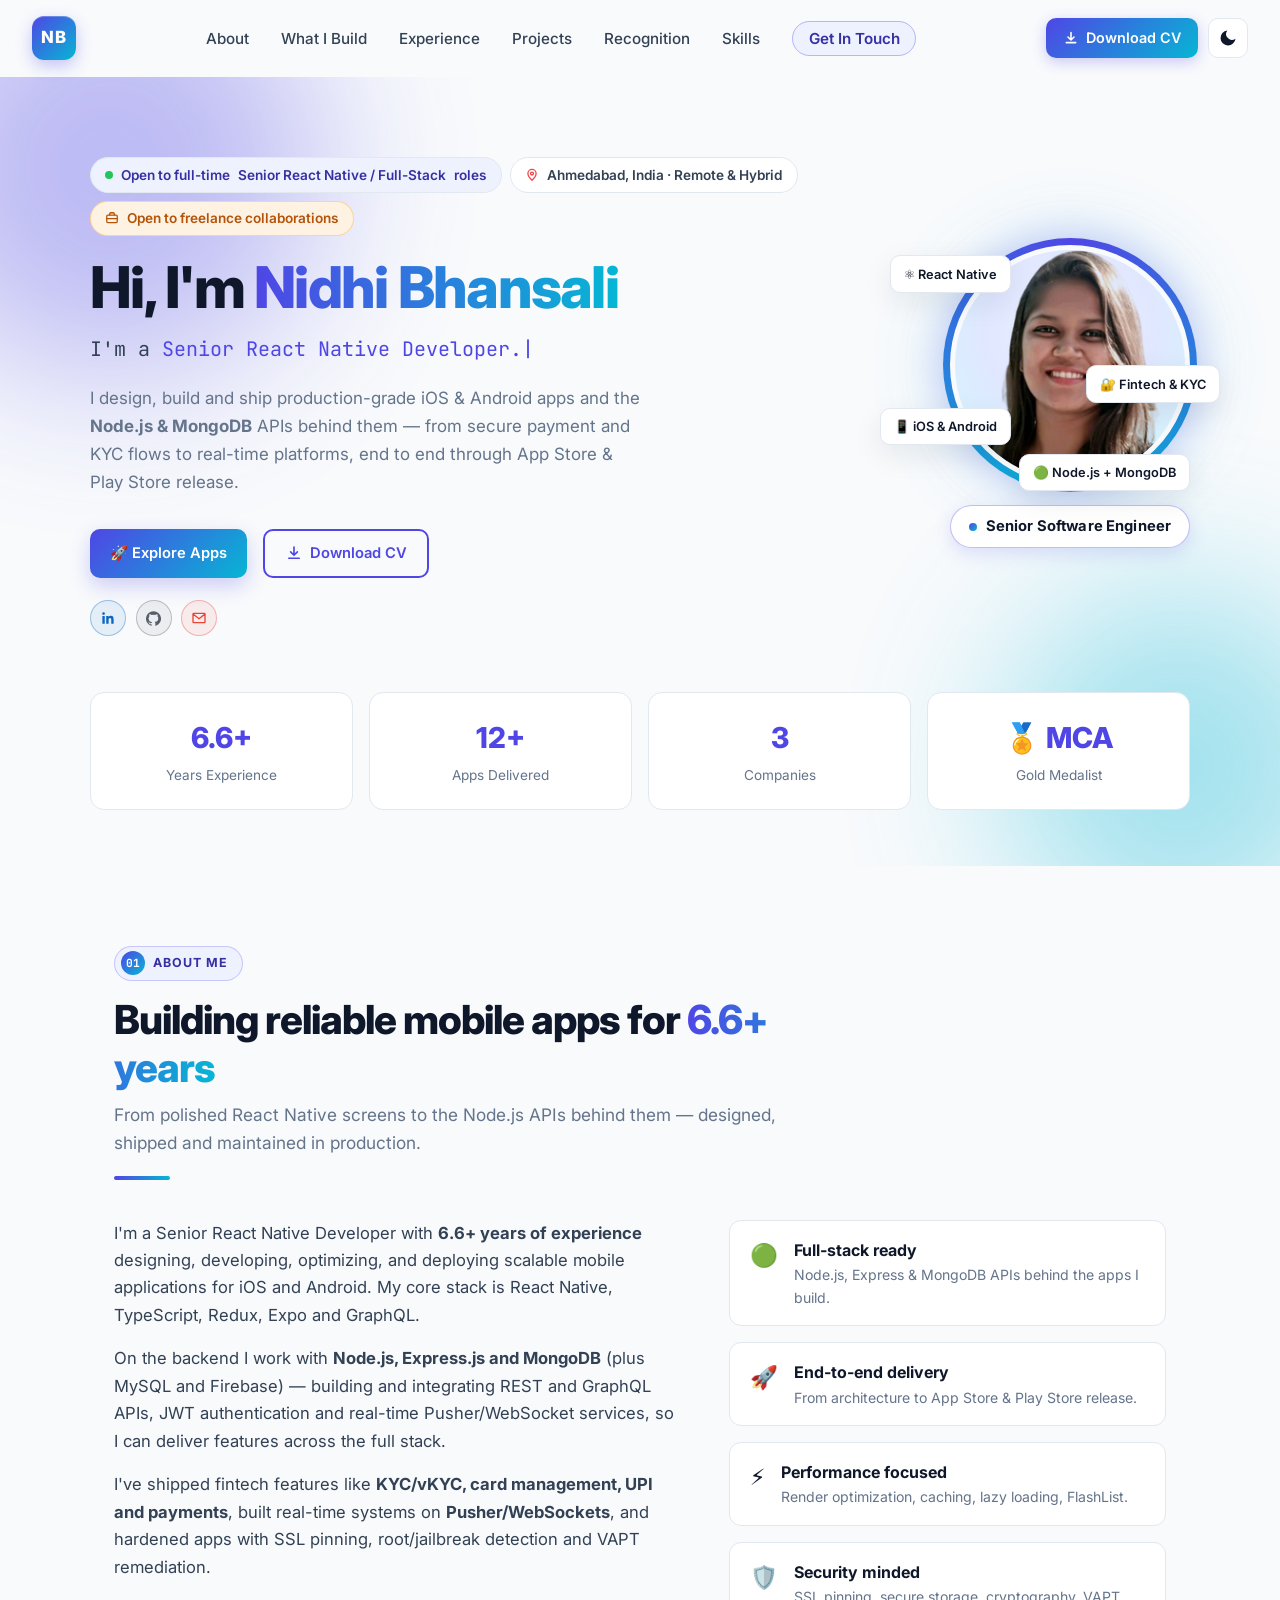
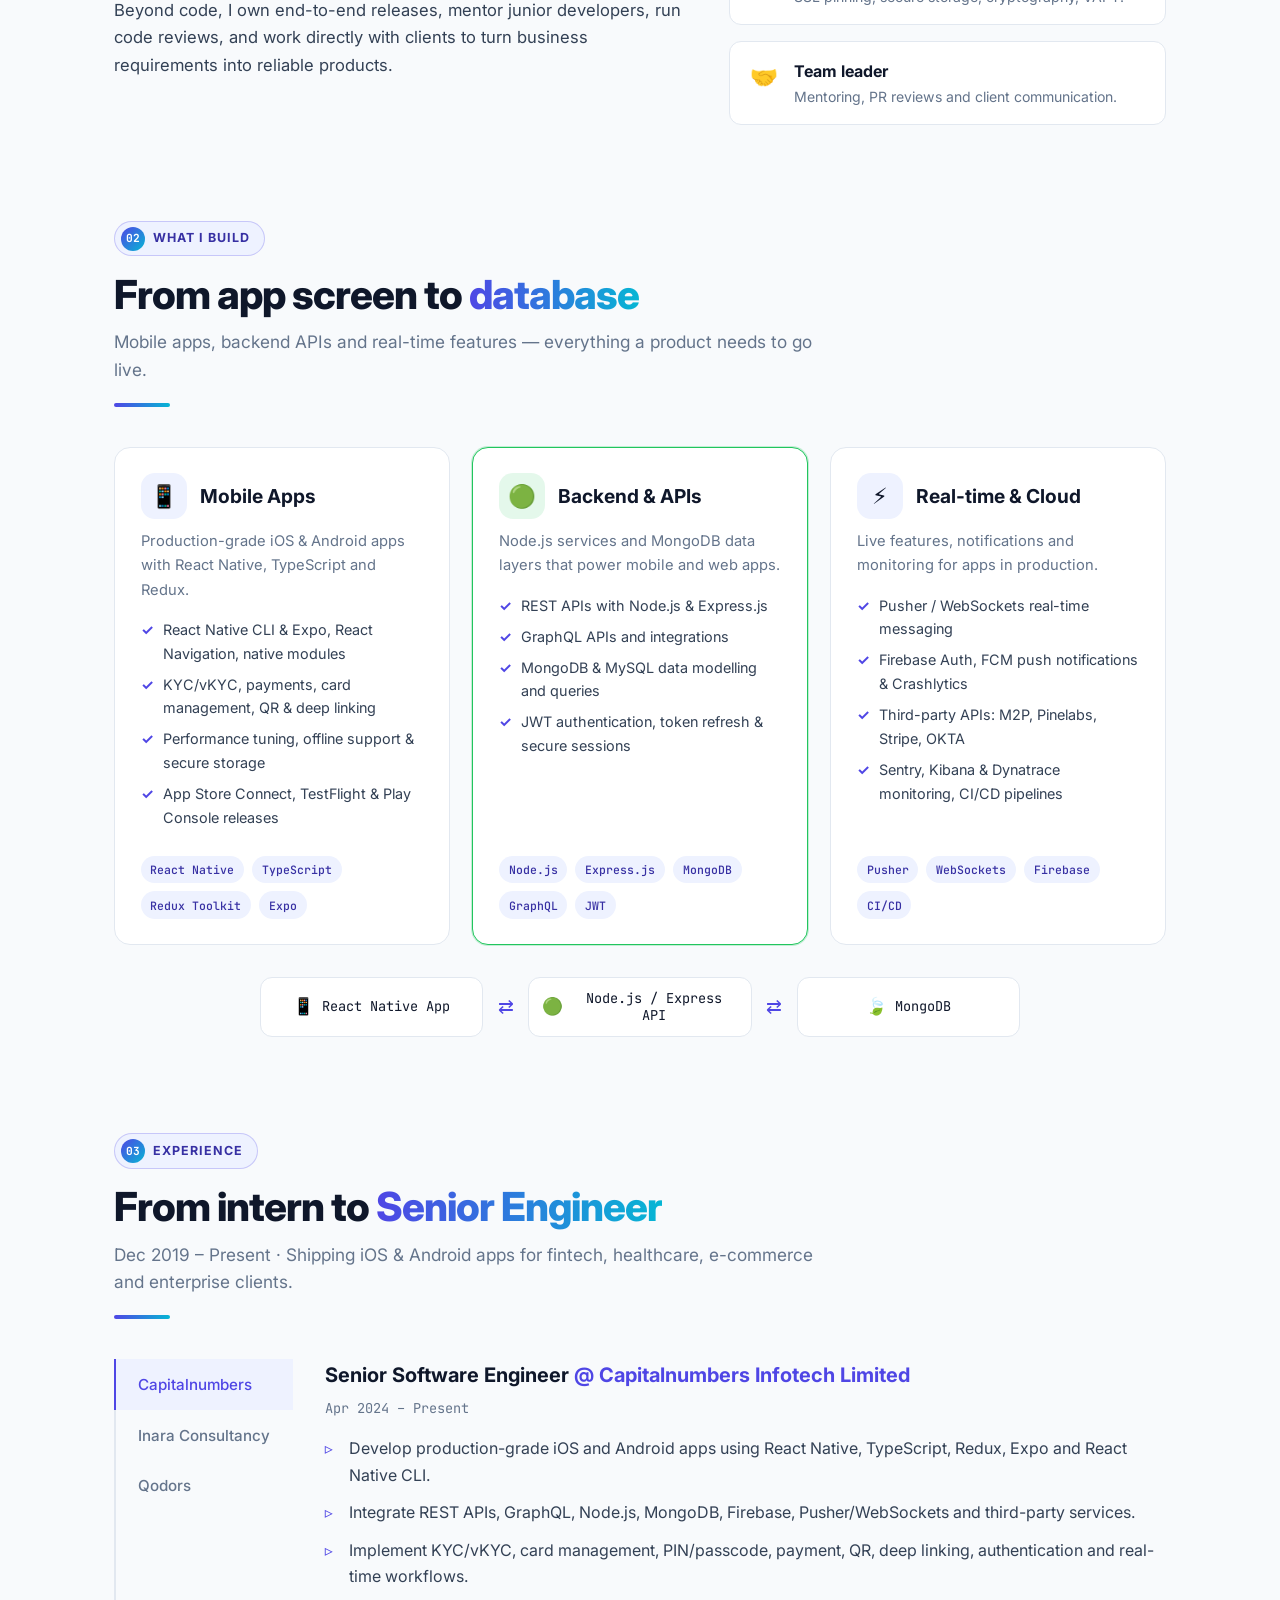
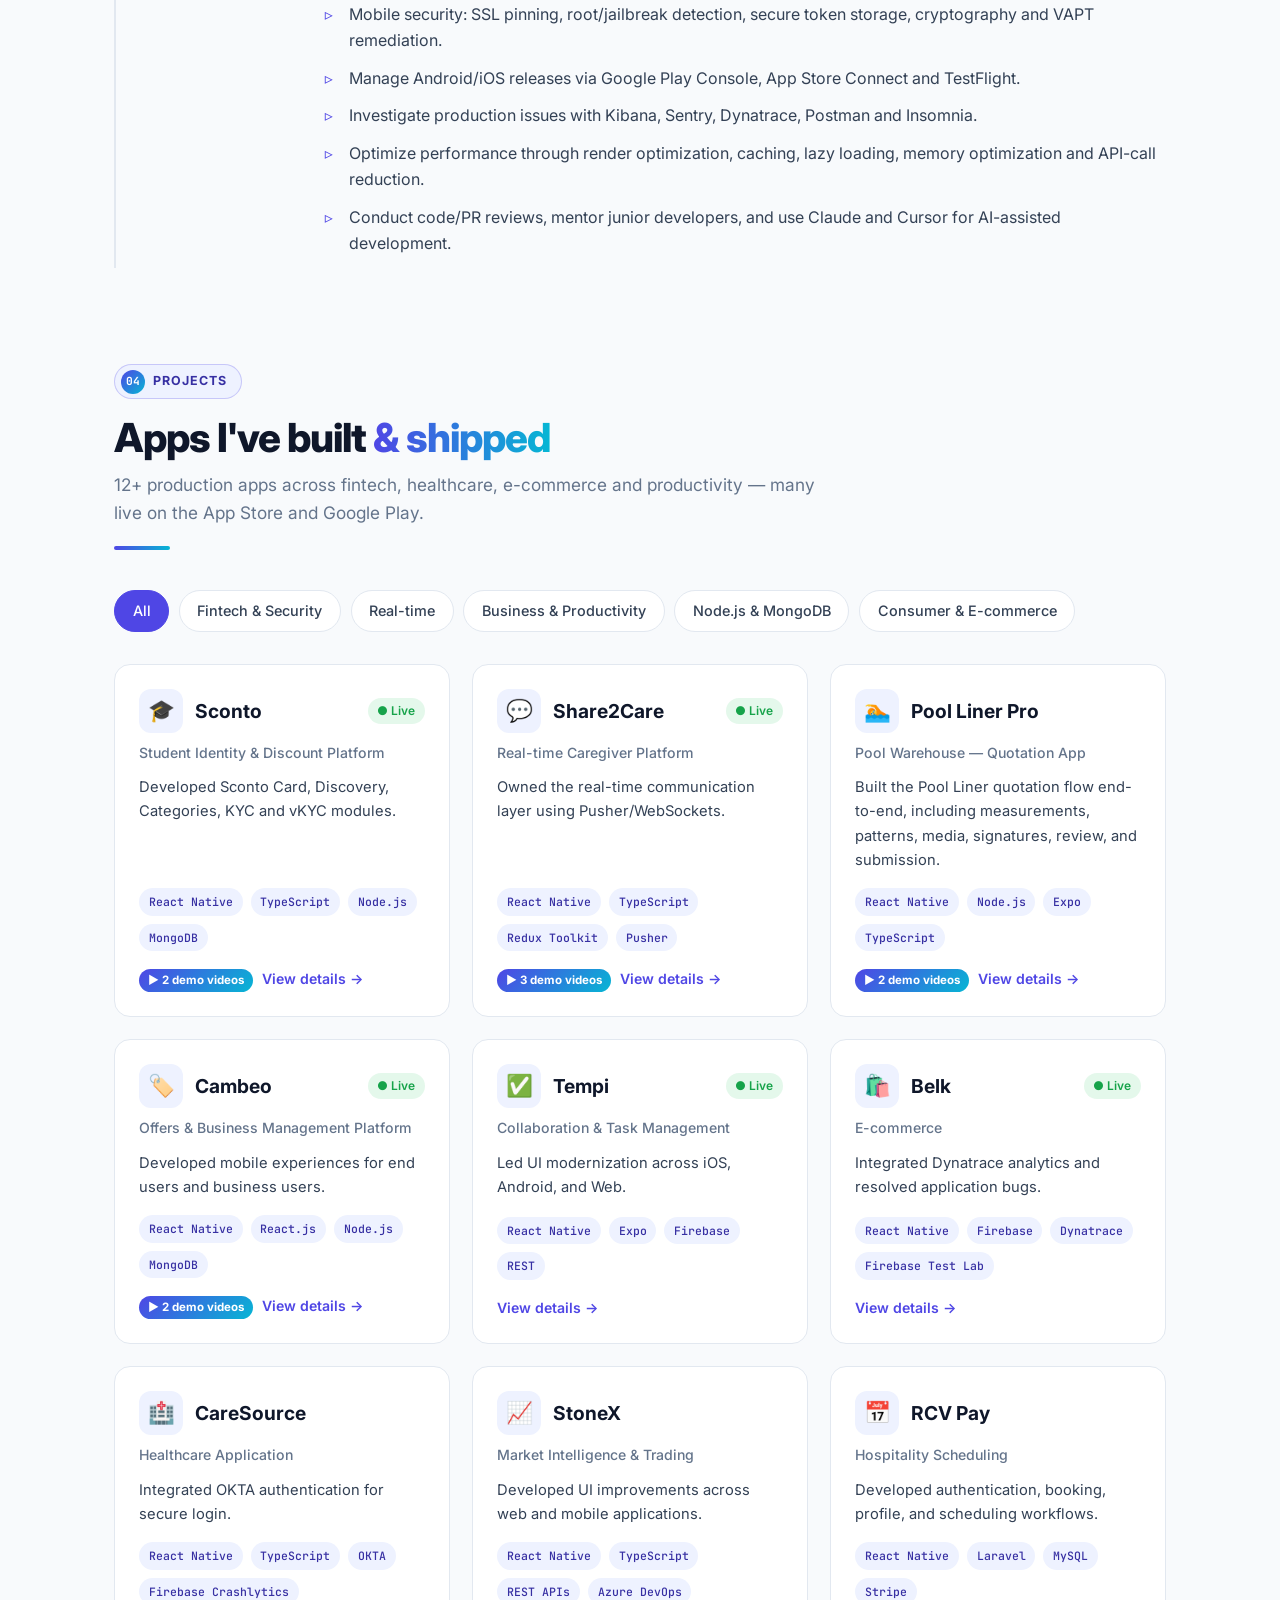
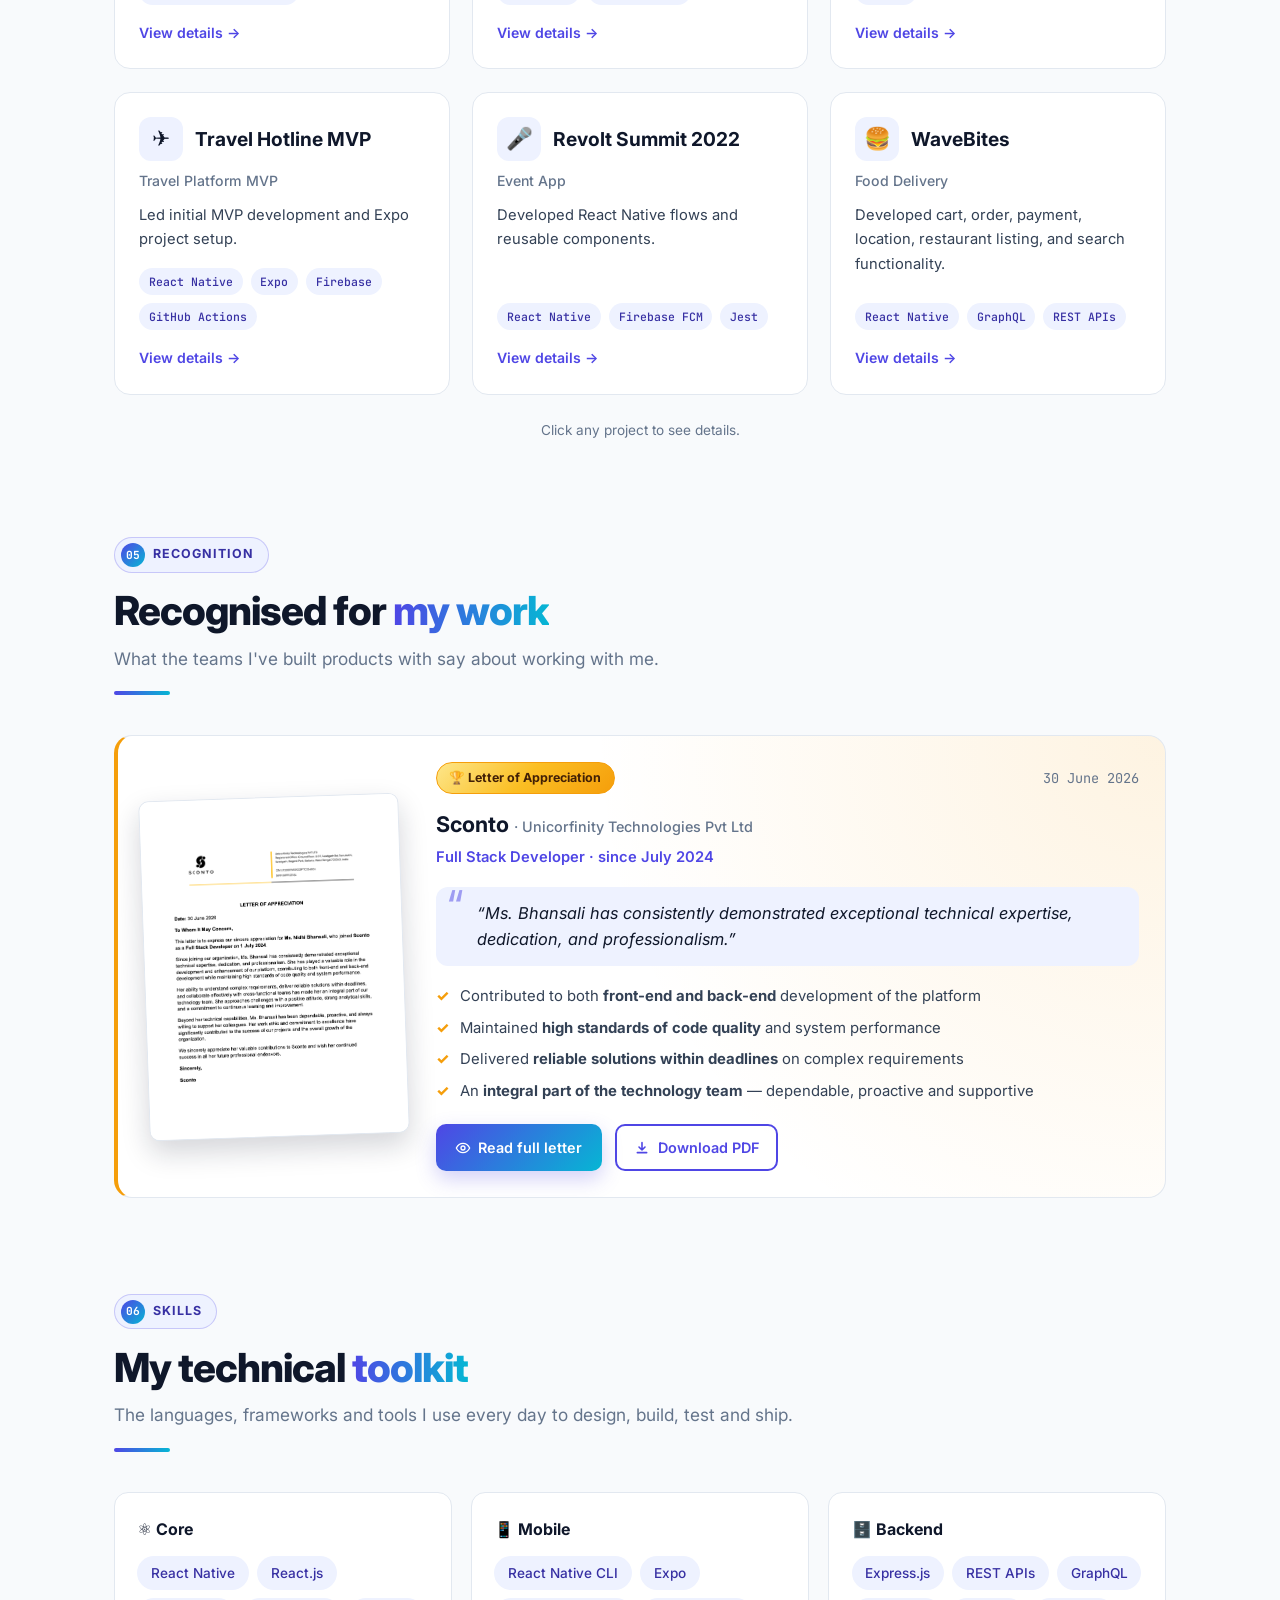
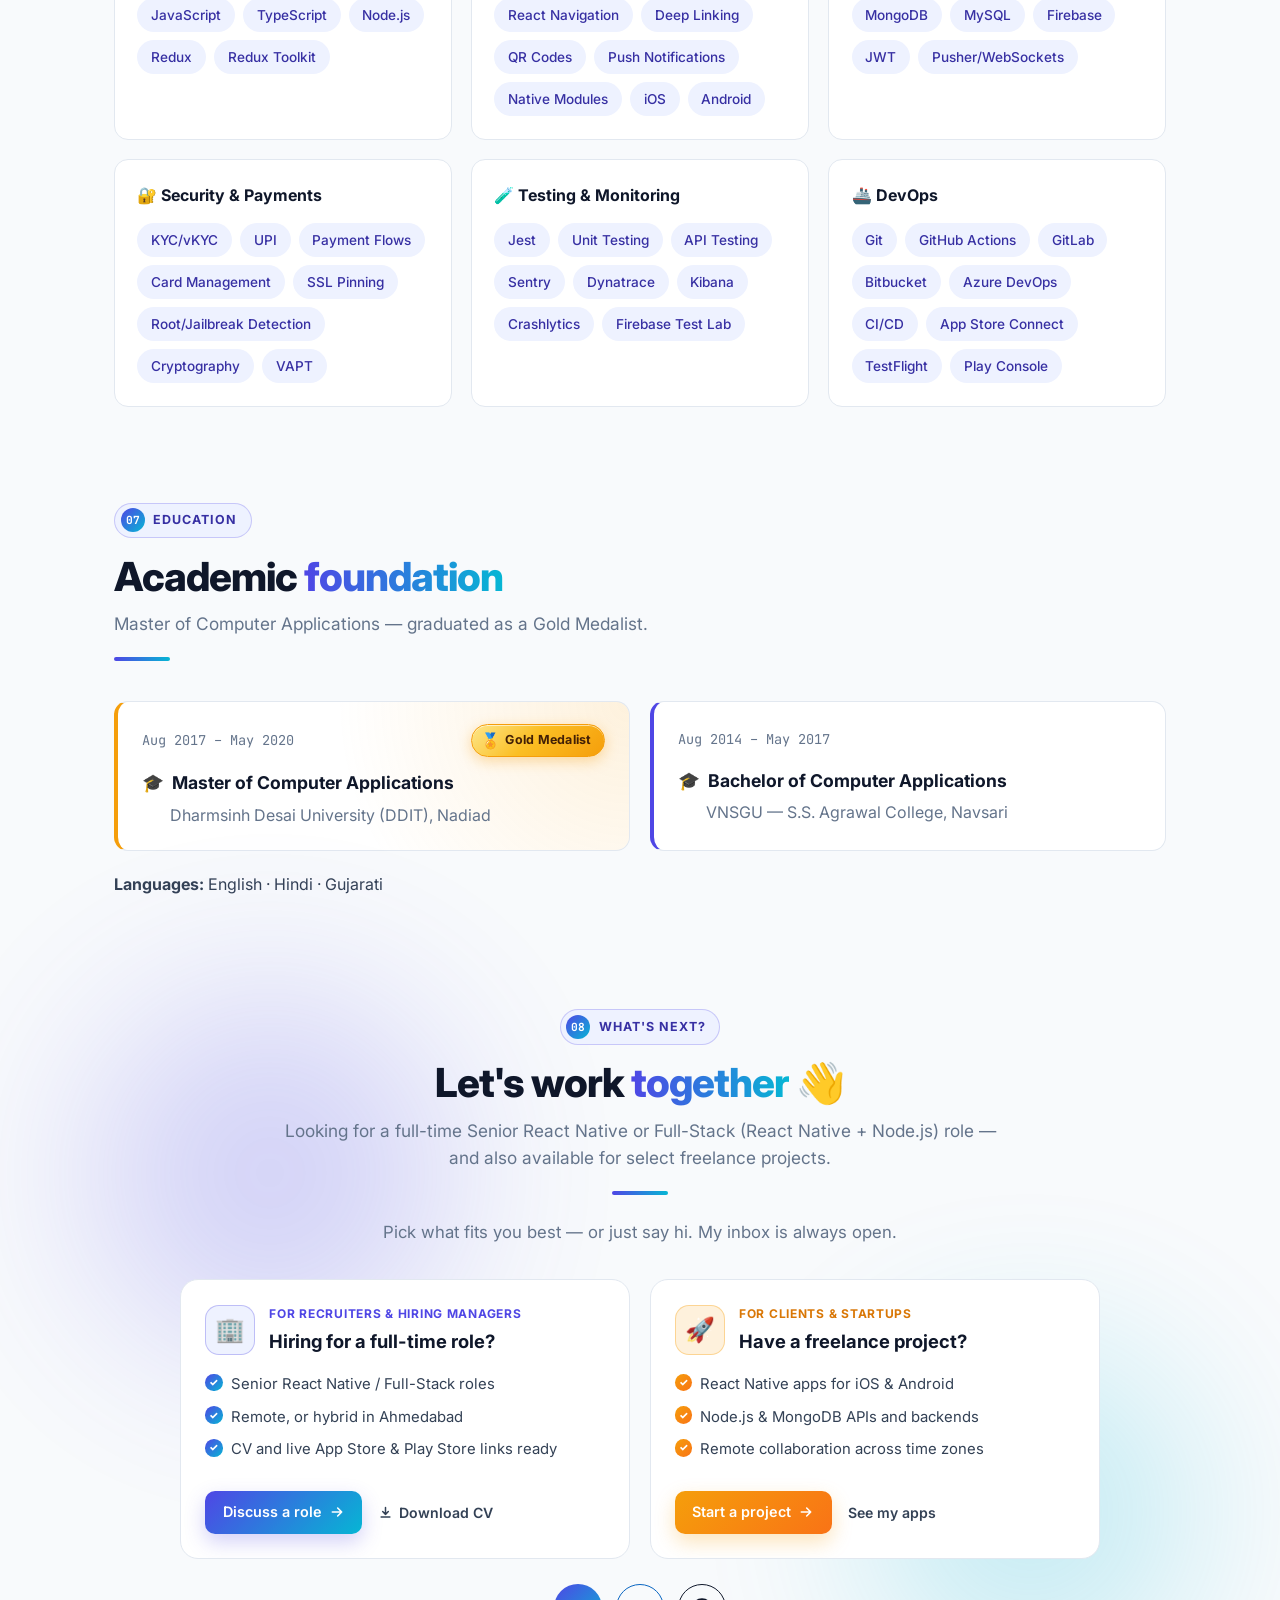
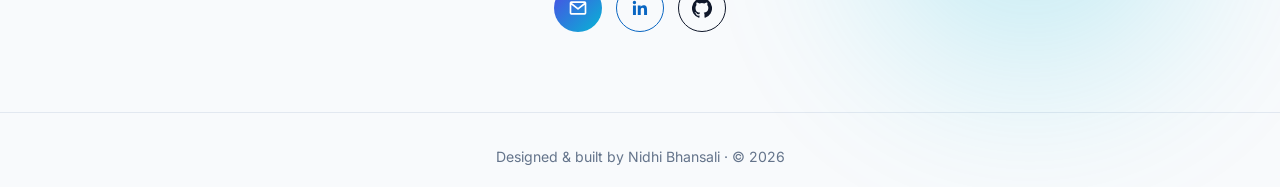
<file: index.html>
<!DOCTYPE html>
<html lang="en">
<head>
  <meta charset="UTF-8">
  <meta name="viewport" content="width=device-width, initial-scale=1.0">
  <title>Nidhi Bhansali | Senior React Native &amp; Node.js Developer</title>
  <meta name="description" content="Nidhi Bhansali — Senior React Native Developer based in Ahmedabad, India (open to full-time remote or hybrid roles, and select freelance projects) with 6.6+ years building scalable iOS and Android apps and Node.js + MongoDB backends with React Native, TypeScript, Redux, Express and GraphQL.">
  <link rel="preconnect" href="https://fonts.googleapis.com">
  <link rel="preconnect" href="https://fonts.gstatic.com" crossorigin>
  <link href="https://fonts.googleapis.com/css2?family=Inter:wght@400;500;600;700;800&family=JetBrains+Mono:wght@500&display=swap" rel="stylesheet">
  <link rel="icon" type="image/svg+xml" href="images/favicon.svg">
  <link rel="apple-touch-icon" href="images/apple-touch-icon.png">
  <meta name="theme-color" content="#0b1120">
  <meta name="author" content="Nidhi Bhansali">

  <!-- Site address: update these URLs if you publish somewhere other than GitHub Pages -->
  <link rel="canonical" href="https://bhansalinidhi1997.github.io/">

  <!-- Link previews (LinkedIn, WhatsApp, Slack, Facebook) -->
  <meta property="og:type" content="profile">
  <meta property="og:site_name" content="Nidhi Bhansali">
  <meta property="og:url" content="https://bhansalinidhi1997.github.io/">
  <meta property="og:title" content="Nidhi Bhansali — Senior React Native &amp; Node.js Developer">
  <meta property="og:description" content="6.6+ years building production iOS &amp; Android apps with React Native, TypeScript, Node.js and MongoDB. Based in Ahmedabad, India — open to full-time roles and freelance collaborations.">
  <meta property="og:image" content="https://bhansalinidhi1997.github.io/images/og-image.png">
  <meta property="og:image:width" content="1200">
  <meta property="og:image:height" content="630">
  <meta property="og:image:alt" content="Nidhi Bhansali — Senior React Native &amp; Node.js Developer, Ahmedabad, India">
  <meta property="profile:first_name" content="Nidhi">
  <meta property="profile:last_name" content="Bhansali">
  <!-- X / Twitter -->
  <meta name="twitter:card" content="summary_large_image">
  <meta name="twitter:title" content="Nidhi Bhansali — Senior React Native &amp; Node.js Developer">
  <meta name="twitter:description" content="6.6+ years building production iOS &amp; Android apps with React Native, TypeScript, Node.js and MongoDB.">
  <meta name="twitter:image" content="https://bhansalinidhi1997.github.io/images/og-image.png">

  <!-- Structured data: helps Google understand this is Nidhi's professional profile -->
  <script type="application/ld+json">
  {
    "@context": "https://schema.org",
    "@type": "Person",
    "name": "Nidhi Bhansali",
    "url": "https://bhansalinidhi1997.github.io/",
    "image": "https://bhansalinidhi1997.github.io/images/profile.png",
    "jobTitle": "Senior Software Engineer",
    "description": "Senior React Native & Node.js Developer with 6.6+ years building production iOS and Android apps.",
    "email": "mailto:bhansali.nidhi1997@gmail.com",
    "worksFor": { "@type": "Organization", "name": "Capitalnumbers Infotech Limited" },
    "address": { "@type": "PostalAddress", "addressLocality": "Ahmedabad", "addressRegion": "Gujarat", "addressCountry": "IN" },
    "alumniOf": [
      { "@type": "CollegeOrUniversity", "name": "Dharmsinh Desai University" },
      { "@type": "CollegeOrUniversity", "name": "Veer Narmad South Gujarat University" }
    ],
    "knowsAbout": ["React Native", "React.js", "TypeScript", "JavaScript", "Redux", "Node.js", "Express.js", "MongoDB", "GraphQL", "Firebase", "iOS", "Android", "Mobile App Security"],
    "knowsLanguage": ["English", "Hindi", "Gujarati"],
    "sameAs": [
      "https://www.linkedin.com/in/nidhi-shah-bhansali-a73a331a6/",
      "https://github.com/bhansalinidhi1997"
    ]
  }
  </script>
  <link rel="stylesheet" href="style.css?v=30">
  <script>
    // Apply saved/system theme before paint to avoid a flash
    try {
      const t = localStorage.getItem('theme') ||
        (matchMedia('(prefers-color-scheme: dark)').matches ? 'dark' : 'light');
      document.documentElement.dataset.theme = t;
    } catch (e) {}
  </script>
</head>
<body>

  <div id="progress"></div>

  <!-- ===== NAVIGATION ===== -->
  <nav id="nav">
    <a href="#top" class="logo" aria-label="Nidhi Bhansali — back to top"><span class="logo-mark">NB</span></a>
    <ul id="menu">
      <li><a href="#about">About</a></li>
      <li><a href="#services">What I Build</a></li>
      <li><a href="#experience">Experience</a></li>
      <li><a href="#projects">Projects</a></li>
      <li><a href="#recognition">Recognition</a></li>
      <li><a href="#skills">Skills</a></li>
      <li><a href="#contact" class="nav-touch">Get In Touch</a></li>
      <li class="menu-cv"><a href="resume.pdf" class="cv-download nav-cv" download="Nidhi_Bhansali_CV.pdf"><svg viewBox="0 0 24 24" width="15" height="15" aria-hidden="true"><path fill="none" stroke="currentColor" stroke-width="2.4" stroke-linecap="round" stroke-linejoin="round" d="M12 4v11m0 0-4.5-4.5M12 15l4.5-4.5M5 19h14"/></svg><span>Download CV</span></a></li>
    </ul>
    <div class="nav-actions">
      <a href="resume.pdf" class="cv-download nav-cv-btn" download="Nidhi_Bhansali_CV.pdf" aria-label="Download CV"><svg viewBox="0 0 24 24" width="16" height="16" aria-hidden="true"><path fill="none" stroke="currentColor" stroke-width="2.4" stroke-linecap="round" stroke-linejoin="round" d="M12 4v11m0 0-4.5-4.5M12 15l4.5-4.5M5 19h14"/></svg><span class="cv-full">Download CV</span><span class="cv-short">CV</span></a>
      <button id="theme-toggle" class="icon-btn" aria-label="Toggle dark mode">
        <svg class="sun" viewBox="0 0 24 24" width="20" height="20"><circle cx="12" cy="12" r="4" fill="currentColor"/><g stroke="currentColor" stroke-width="2" stroke-linecap="round"><path d="M12 2v2M12 20v2M4.9 4.9l1.4 1.4M17.7 17.7l1.4 1.4M2 12h2M20 12h2M4.9 19.1l1.4-1.4M17.7 6.3l1.4-1.4"/></g></svg>
        <svg class="moon" viewBox="0 0 24 24" width="20" height="20"><path fill="currentColor" d="M21 12.8A9 9 0 1 1 11.2 3a7 7 0 0 0 9.8 9.8z"/></svg>
      </button>
      <button id="menu-toggle" class="icon-btn" aria-label="Open menu" aria-expanded="false">
        <span></span><span></span><span></span>
      </button>
    </div>
  </nav>

  <!-- ===== HERO ===== -->
  <header class="hero" id="top">
    <div class="blob b1"></div>
    <div class="blob b2"></div>
    <div class="hero-inner">
      <div class="hero-text">
        <div class="eyebrow-row">
          <p class="eyebrow"><span class="dot"></span> Open to full-time <span class="pill-extra">Senior React Native / Full-Stack </span>roles</p>
          <p class="eyebrow location"><svg viewBox="0 0 24 24" width="14" height="14" aria-hidden="true"><path fill="none" stroke="currentColor" stroke-width="2.2" stroke-linecap="round" stroke-linejoin="round" d="M12 21s-7-6.1-7-11.5A7 7 0 0 1 19 9.5C19 14.9 12 21 12 21z"/><circle cx="12" cy="9.5" r="2.5" fill="none" stroke="currentColor" stroke-width="2.2"/></svg> Ahmedabad, India &middot; Remote &amp; Hybrid</p>
          <p class="eyebrow freelance"><svg viewBox="0 0 24 24" width="14" height="14" aria-hidden="true"><g fill="none" stroke="currentColor" stroke-width="2.2" stroke-linecap="round" stroke-linejoin="round"><rect x="3" y="7" width="18" height="13" rx="2"/><path d="M8 7V5a2 2 0 0 1 2-2h4a2 2 0 0 1 2 2v2M3 13h18"/></g></svg> Open to freelance collaborations</p>
        </div>
        <h1>Hi, I'm <span class="gradient-text">Nidhi Bhansali</span></h1>
        <p class="typing-line">I'm a <span id="typed"></span><span class="caret">|</span></p>
        <p class="lead">
          I design, build and ship production-grade iOS &amp; Android apps and the
          <strong>Node.js &amp; MongoDB</strong> APIs behind them &mdash; from secure payment and KYC
          flows to real-time platforms, end to end through App Store &amp; Play Store release.
        </p>
        <div class="hero-buttons">
          <a href="#projects" class="btn">🚀 Explore Apps</a>
          <a href="resume.pdf" class="btn btn-outline" id="cv-download" download="Nidhi_Bhansali_CV.pdf"><svg class="btn-icon" viewBox="0 0 24 24" width="18" height="18" aria-hidden="true"><path fill="none" stroke="currentColor" stroke-width="2.2" stroke-linecap="round" stroke-linejoin="round" d="M12 4v11m0 0-4.5-4.5M12 15l4.5-4.5M5 19h14"/></svg>Download CV</a>
        </div>
        <div class="socials">
          <a href="https://www.linkedin.com/in/nidhi-shah-bhansali-a73a331a6/" target="_blank" rel="noopener" class="social linkedin" aria-label="LinkedIn profile" title="LinkedIn">
            <svg viewBox="0 0 24 24" width="16" height="16" aria-hidden="true"><path fill="currentColor" d="M20.45 20.45h-3.55v-5.57c0-1.33-.03-3.04-1.85-3.04-1.86 0-2.14 1.45-2.14 2.94v5.67H9.35V9h3.41v1.56h.05c.48-.9 1.64-1.85 3.37-1.85 3.6 0 4.27 2.37 4.27 5.46v6.28zM5.34 7.43a2.06 2.06 0 1 1 0-4.12 2.06 2.06 0 0 1 0 4.12zM7.12 20.45H3.56V9h3.56v11.45z"/></svg>
          </a>
          <a href="https://github.com/bhansalinidhi1997" target="_blank" rel="noopener" class="social github" aria-label="GitHub profile" title="GitHub">
            <svg viewBox="0 0 24 24" width="15" height="15" aria-hidden="true"><path fill="currentColor" d="M12 .3a12 12 0 0 0-3.8 23.4c.6.1.8-.3.8-.6v-2c-3.3.7-4-1.6-4-1.6-.6-1.4-1.4-1.8-1.4-1.8-1-.7.1-.7.1-.7 1.2.1 1.8 1.2 1.8 1.2 1 1.8 2.8 1.3 3.5 1 .1-.8.4-1.3.7-1.6-2.7-.3-5.5-1.3-5.5-6 0-1.2.5-2.3 1.3-3.1-.2-.4-.6-1.6 0-3.2 0 0 1-.3 3.4 1.2a11.5 11.5 0 0 1 6 0c2.3-1.5 3.3-1.2 3.3-1.2.6 1.6.2 2.8.1 3.2.8.8 1.3 1.9 1.3 3.2 0 4.6-2.8 5.6-5.5 5.9.5.4.9 1.1.9 2.2v3.3c0 .3.1.7.8.6A12 12 0 0 0 12 .3"/></svg>
          </a>
          <a href="mailto:bhansali.nidhi1997@gmail.com" class="social email" aria-label="Send email" title="Email">
            <svg viewBox="0 0 24 24" width="16" height="16" aria-hidden="true"><path fill="none" stroke="currentColor" stroke-width="2" stroke-linecap="round" stroke-linejoin="round" d="M4 5h16a1 1 0 0 1 1 1v12a1 1 0 0 1-1 1H4a1 1 0 0 1-1-1V6a1 1 0 0 1 1-1zm-1 1 9 7 9-7"/></svg>
          </a>
        </div>
      </div>
      <div class="profile-col">
        <div class="profile-wrap">
          <div class="photo-frame">
            <img src="images/profile.png" alt="Nidhi Bhansali" class="profile">
          </div>
          <div class="float-badge fb1">⚛️ React Native</div>
          <div class="float-badge fb2">📱 iOS &amp; Android</div>
          <div class="float-badge fb3">🔐 Fintech &amp; KYC</div>
          <div class="float-badge fb4">🟢 Node.js + MongoDB</div>
        </div>
        <p class="profile-title"><span class="pt-dot"></span>Senior Software Engineer</p>
      </div>
    </div>

    <div class="stats reveal">
      <div><strong data-count="6.6" data-suffix="+">0</strong><span>Years Experience</span></div>
      <div><strong data-count="12" data-suffix="+">0</strong><span>Apps Delivered</span></div>
      <div><strong data-count="3">0</strong><span>Companies</span></div>
      <div><strong>🏅 MCA</strong><span>Gold Medalist</span></div>
    </div>
  </header>

  <main>
    <!-- ===== ABOUT ===== -->
    <section id="about" class="reveal">
      <div class="section-head">
        <span class="section-tag"><span class="tag-num">01</span>About Me</span>
        <h2>Building reliable mobile apps for <span class="gradient-text">6.6+ years</span></h2>
        <p class="section-sub">From polished React Native screens to the Node.js APIs behind them &mdash; designed, shipped and maintained in production.</p>
        <span class="accent-tip" aria-hidden="true"></span>
      </div>
      <div class="about-grid">
        <div>
          <p>
            I'm a Senior React Native Developer with <strong>6.6+ years of experience</strong>
            designing, developing, optimizing, and deploying scalable mobile applications for iOS
            and Android. My core stack is React Native, TypeScript, Redux, Expo and GraphQL.
          </p>
          <p>
            On the backend I work with <strong>Node.js, Express.js and MongoDB</strong> (plus MySQL and Firebase)
            &mdash; building and integrating REST and GraphQL APIs, JWT authentication and real-time
            Pusher/WebSocket services, so I can deliver features across the full stack.
          </p>
          <p>
            I've shipped fintech features like <strong>KYC/vKYC, card management, UPI and payments</strong>,
            built real-time systems on <strong>Pusher/WebSockets</strong>, and hardened apps with
            SSL pinning, root/jailbreak detection and VAPT remediation.
          </p>
          <p>
            Beyond code, I own end-to-end releases, mentor junior developers, run code reviews, and work
            directly with clients to turn business requirements into reliable products.
          </p>
        </div>
        <ul class="highlights">
          <li><span>🟢</span><div><strong>Full-stack ready</strong><p>Node.js, Express &amp; MongoDB APIs behind the apps I build.</p></div></li>
          <li><span>🚀</span><div><strong>End-to-end delivery</strong><p>From architecture to App Store &amp; Play Store release.</p></div></li>
          <li><span>⚡</span><div><strong>Performance focused</strong><p>Render optimization, caching, lazy loading, FlashList.</p></div></li>
          <li><span>🛡️</span><div><strong>Security minded</strong><p>SSL pinning, secure storage, cryptography, VAPT.</p></div></li>
          <li><span>🤝</span><div><strong>Team leader</strong><p>Mentoring, PR reviews and client communication.</p></div></li>
        </ul>
      </div>
    </section>

    <!-- ===== WHAT I BUILD ===== -->
    <section id="services" class="reveal">
      <div class="section-head">
        <span class="section-tag"><span class="tag-num">02</span>What I Build</span>
        <h2>From app screen to <span class="gradient-text">database</span></h2>
        <p class="section-sub">Mobile apps, backend APIs and real-time features &mdash; everything a product needs to go live.</p>
        <span class="accent-tip" aria-hidden="true"></span>
      </div>
      <div class="services">
        <div class="service" style="--d:0">
          <div class="service-head">
            <div class="service-icon">📱</div>
            <h3>Mobile Apps</h3>
          </div>
          <p>Production-grade iOS &amp; Android apps with React Native, TypeScript and Redux.</p>
          <ul>
            <li>React Native CLI &amp; Expo, React Navigation, native modules</li>
            <li>KYC/vKYC, payments, card management, QR &amp; deep linking</li>
            <li>Performance tuning, offline support &amp; secure storage</li>
            <li>App Store Connect, TestFlight &amp; Play Console releases</li>
          </ul>
          <div class="tags small"><span>React Native</span><span>TypeScript</span><span>Redux Toolkit</span><span>Expo</span></div>
        </div>
        <div class="service featured-service" style="--d:1">
          <div class="service-head">
            <div class="service-icon">🟢</div>
            <h3>Backend &amp; APIs</h3>
          </div>
          <p>Node.js services and MongoDB data layers that power mobile and web apps.</p>
          <ul>
            <li>REST APIs with Node.js &amp; Express.js</li>
            <li>GraphQL APIs and integrations</li>
            <li>MongoDB &amp; MySQL data modelling and queries</li>
            <li>JWT authentication, token refresh &amp; secure sessions</li>
          </ul>
          <div class="tags small"><span>Node.js</span><span>Express.js</span><span>MongoDB</span><span>GraphQL</span><span>JWT</span></div>
        </div>
        <div class="service" style="--d:2">
          <div class="service-head">
            <div class="service-icon">⚡</div>
            <h3>Real-time &amp; Cloud</h3>
          </div>
          <p>Live features, notifications and monitoring for apps in production.</p>
          <ul>
            <li>Pusher / WebSockets real-time messaging</li>
            <li>Firebase Auth, FCM push notifications &amp; Crashlytics</li>
            <li>Third-party APIs: M2P, Pinelabs, Stripe, OKTA</li>
            <li>Sentry, Kibana &amp; Dynatrace monitoring, CI/CD pipelines</li>
          </ul>
          <div class="tags small"><span>Pusher</span><span>WebSockets</span><span>Firebase</span><span>CI/CD</span></div>
        </div>
      </div>
      <div class="stack-flow" aria-label="Full-stack flow">
        <div class="flow-node"><span class="flow-ico">📱</span><span class="flow-txt">React Native App</span></div>
        <span class="flow-arrow" aria-hidden="true">⇄</span>
        <div class="flow-node"><span class="flow-ico">🟢</span><span class="flow-txt">Node.js / Express API</span></div>
        <span class="flow-arrow" aria-hidden="true">⇄</span>
        <div class="flow-node"><span class="flow-ico">🍃</span><span class="flow-txt">MongoDB</span></div>
      </div>
    </section>

    <!-- ===== EXPERIENCE (tabs) ===== -->
    <section id="experience" class="reveal">
      <div class="section-head">
        <span class="section-tag"><span class="tag-num">03</span>Experience</span>
        <h2>From intern to <span class="gradient-text">Senior Engineer</span></h2>
        <p class="section-sub">Dec 2019 &ndash; Present &middot; Shipping iOS &amp; Android apps for fintech, healthcare, e-commerce and enterprise clients.</p>
        <span class="accent-tip" aria-hidden="true"></span>
      </div>
      <div class="tabs">
        <div class="tab-list" role="tablist">
          <button class="tab active" data-tab="cn" role="tab">Capitalnumbers</button>
          <button class="tab" data-tab="inara" role="tab">Inara Consultancy</button>
          <button class="tab" data-tab="qodors" role="tab">Qodors</button>
        </div>
        <div class="tab-panels">
          <div class="tab-panel active" id="cn">
            <h3>Senior Software Engineer <span class="company">@ Capitalnumbers Infotech Limited</span></h3>
            <p class="date">Apr 2024 &ndash; Present</p>
            <ul>
              <li>Develop production-grade iOS and Android apps using React Native, TypeScript, Redux, Expo and React Native CLI.</li>
              <li>Integrate REST APIs, GraphQL, Node.js, MongoDB, Firebase, Pusher/WebSockets and third-party services.</li>
              <li>Implement KYC/vKYC, card management, PIN/passcode, payment, QR, deep linking, authentication and real-time workflows.</li>
              <li>Mobile security: SSL pinning, root/jailbreak detection, secure token storage, cryptography and VAPT remediation.</li>
              <li>Manage Android/iOS releases via Google Play Console, App Store Connect and TestFlight.</li>
              <li>Investigate production issues with Kibana, Sentry, Dynatrace, Postman and Insomnia.</li>
              <li>Optimize performance through render optimization, caching, lazy loading, memory optimization and API-call reduction.</li>
              <li>Conduct code/PR reviews, mentor junior developers, and use Claude and Cursor for AI-assisted development.</li>
            </ul>
          </div>
          <div class="tab-panel" id="inara">
            <h3>Sr. React Native Developer <span class="company">@ Inara Consultancy Service</span></h3>
            <p class="date">Jul 2020 &ndash; Apr 2024</p>
            <ul>
              <li>Developed cross-platform iOS and Android applications using React Native.</li>
              <li>Integrated Google Maps, Firebase, REST APIs, GraphQL and third-party services.</li>
              <li>Built reusable and responsive UI components based on product requirements.</li>
              <li>Integrated Dynatrace for analytics and performance monitoring.</li>
              <li>Collaborated with designers, product owners, backend developers, QA teams and clients.</li>
              <li>Participated in requirement analysis, debugging, testing, Agile ceremonies and releases.</li>
              <li>Conducted code reviews and mentored junior developers.</li>
            </ul>
          </div>
          <div class="tab-panel" id="qodors">
            <h3>React Native Intern <span class="company">@ Qodors Private Limited</span></h3>
            <p class="date">Dec 2019 &ndash; Jul 2020</p>
            <ul>
              <li>Responsible for coding and designing the project.</li>
              <li>Worked with HTML, CSS, JavaScript, React Native and databases like MySQL, CouchDB and Firebase.</li>
            </ul>
          </div>
        </div>
      </div>
    </section>

    <!-- ===== PROJECTS (filter + modal) ===== -->
    <section id="projects" class="reveal">
      <div class="section-head">
        <span class="section-tag"><span class="tag-num">04</span>Projects</span>
        <h2>Apps I've built <span class="gradient-text">&amp; shipped</span></h2>
        <p class="section-sub">12+ production apps across fintech, healthcare, e-commerce and productivity &mdash; many live on the App Store and Google Play.</p>
        <span class="accent-tip" aria-hidden="true"></span>
      </div>
      <div class="filters" id="filters">
        <button class="filter active" data-filter="all">All</button>
        <button class="filter" data-filter="fintech">Fintech &amp; Security</button>
        <button class="filter" data-filter="realtime">Real-time</button>
        <button class="filter" data-filter="business">Business &amp; Productivity</button>
        <button class="filter" data-filter="backend">Node.js &amp; MongoDB</button>
        <button class="filter" data-filter="consumer">Consumer &amp; E-commerce</button>
      </div>
      <div class="grid" id="project-grid"><!-- filled by script.js --></div>
      <p class="hint">Click any project to see details.</p>
    </section>

    <!-- ===== RECOGNITION ===== -->
    <section id="recognition" class="reveal">
      <div class="section-head">
        <span class="section-tag"><span class="tag-num">05</span>Recognition</span>
        <h2>Recognised for <span class="gradient-text">my work</span></h2>
        <p class="section-sub">What the teams I've built products with say about working with me.</p>
        <span class="accent-tip" aria-hidden="true"></span>
      </div>

      <article class="letter-card">
        <a class="letter-preview" href="docs/sconto-letter-of-appreciation.pdf" target="_blank" rel="noopener" aria-label="Open the Letter of Appreciation from Sconto (PDF)">
          <img src="docs/sconto-letter-preview.png" alt="Letter of Appreciation from Sconto for Nidhi Bhansali, 30 June 2026" loading="lazy">
          <span class="letter-zoom"><svg viewBox="0 0 24 24" width="16" height="16" aria-hidden="true"><g fill="none" stroke="currentColor" stroke-width="2" stroke-linecap="round" stroke-linejoin="round"><path d="M2 12s3.5-7 10-7 10 7 10 7-3.5 7-10 7S2 12 2 12z"/><circle cx="12" cy="12" r="3"/></g></svg> View letter</span>
        </a>
        <div class="letter-body">
          <div class="letter-head">
            <span class="letter-badge">🏆 Letter of Appreciation</span>
            <span class="date">30 June 2026</span>
          </div>
          <h3>Sconto <span class="letter-org">· Unicorfinity Technologies Pvt Ltd</span></h3>
          <p class="letter-role">Full Stack Developer · since July 2024</p>
          <blockquote class="letter-quote">
            &ldquo;Ms. Bhansali has consistently demonstrated exceptional technical expertise, dedication, and professionalism.&rdquo;
          </blockquote>
          <ul class="letter-points">
            <li>Contributed to both <strong>front-end and back-end</strong> development of the platform</li>
            <li>Maintained <strong>high standards of code quality</strong> and system performance</li>
            <li>Delivered <strong>reliable solutions within deadlines</strong> on complex requirements</li>
            <li>An <strong>integral part of the technology team</strong> &mdash; dependable, proactive and supportive</li>
          </ul>
          <div class="letter-actions">
            <a href="docs/sconto-letter-of-appreciation.pdf" target="_blank" rel="noopener" class="btn"><svg viewBox="0 0 24 24" width="16" height="16" aria-hidden="true"><g fill="none" stroke="currentColor" stroke-width="2" stroke-linecap="round" stroke-linejoin="round"><path d="M2 12s3.5-7 10-7 10 7 10 7-3.5 7-10 7S2 12 2 12z"/><circle cx="12" cy="12" r="3"/></g></svg> Read full letter</a>
            <a href="docs/sconto-letter-of-appreciation.pdf" download="Nidhi_Bhansali_Sconto_Letter_of_Appreciation.pdf" class="btn btn-outline"><svg viewBox="0 0 24 24" width="16" height="16" aria-hidden="true"><path fill="none" stroke="currentColor" stroke-width="2.4" stroke-linecap="round" stroke-linejoin="round" d="M12 4v11m0 0-4.5-4.5M12 15l4.5-4.5M5 19h14"/></svg> Download PDF</a>
          </div>
        </div>
      </article>
    </section>

    <!-- ===== SKILLS ===== -->
    <section id="skills" class="reveal">
      <div class="section-head">
        <span class="section-tag"><span class="tag-num">06</span>Skills</span>
        <h2>My technical <span class="gradient-text">toolkit</span></h2>
        <p class="section-sub">The languages, frameworks and tools I use every day to design, build, test and ship.</p>
        <span class="accent-tip" aria-hidden="true"></span>
      </div>
      <div class="skill-groups">
        <div class="skill-group"><h4>⚛️ Core</h4>
          <div class="tags"><span>React Native</span><span>React.js</span><span>JavaScript</span><span>TypeScript</span><span>Node.js</span><span>Redux</span><span>Redux Toolkit</span></div></div>
        <div class="skill-group"><h4>📱 Mobile</h4>
          <div class="tags"><span>React Native CLI</span><span>Expo</span><span>React Navigation</span><span>Deep Linking</span><span>QR Codes</span><span>Push Notifications</span><span>Native Modules</span><span>iOS</span><span>Android</span></div></div>
        <div class="skill-group"><h4>🗄️ Backend</h4>
          <div class="tags"><span>Express.js</span><span>REST APIs</span><span>GraphQL</span><span>MongoDB</span><span>MySQL</span><span>Firebase</span><span>JWT</span><span>Pusher/WebSockets</span></div></div>
        <div class="skill-group"><h4>🔐 Security &amp; Payments</h4>
          <div class="tags"><span>KYC/vKYC</span><span>UPI</span><span>Payment Flows</span><span>Card Management</span><span>SSL Pinning</span><span>Root/Jailbreak Detection</span><span>Cryptography</span><span>VAPT</span></div></div>
        <div class="skill-group"><h4>🧪 Testing &amp; Monitoring</h4>
          <div class="tags"><span>Jest</span><span>Unit Testing</span><span>API Testing</span><span>Sentry</span><span>Dynatrace</span><span>Kibana</span><span>Crashlytics</span><span>Firebase Test Lab</span></div></div>
        <div class="skill-group"><h4>🚢 DevOps</h4>
          <div class="tags"><span>Git</span><span>GitHub Actions</span><span>GitLab</span><span>Bitbucket</span><span>Azure DevOps</span><span>CI/CD</span><span>App Store Connect</span><span>TestFlight</span><span>Play Console</span></div></div>
      </div>
    </section>

    <!-- ===== EDUCATION ===== -->
    <section id="education" class="reveal">
      <div class="section-head">
        <span class="section-tag"><span class="tag-num">07</span>Education</span>
        <h2>Academic <span class="gradient-text">foundation</span></h2>
        <p class="section-sub">Master of Computer Applications &mdash; graduated as a Gold Medalist.</p>
        <span class="accent-tip" aria-hidden="true"></span>
      </div>
      <div class="edu-grid">
        <div class="edu gold">
          <div class="edu-top">
            <span class="date">Aug 2017 &ndash; May 2020</span>
            <span class="medal"><span class="medal-icon">🏅</span> Gold Medalist</span>
          </div>
          <h3><span class="edu-icon">🎓</span> Master of Computer Applications</h3>
          <p>Dharmsinh Desai University (DDIT), Nadiad</p>
        </div>
        <div class="edu">
          <div class="edu-top">
            <span class="date">Aug 2014 &ndash; May 2017</span>
          </div>
          <h3><span class="edu-icon">🎓</span> Bachelor of Computer Applications</h3>
          <p>VNSGU &mdash; S.S. Agrawal College, Navsari</p>
        </div>
      </div>
      <p class="languages"><strong>Languages:</strong> English &middot; Hindi &middot; Gujarati</p>
    </section>

    <!-- ===== CONTACT ===== -->
    <section id="contact" class="reveal">
      <div class="section-head center">
        <span class="section-tag"><span class="tag-num">08</span>What's Next?</span>
        <h2>Let's work <span class="gradient-text">together</span> <span class="wave" aria-hidden="true">👋</span></h2>
        <p class="section-sub">Looking for a full-time Senior React Native or Full-Stack (React Native + Node.js) role &mdash; and also available for select freelance projects.</p>
        <span class="accent-tip" aria-hidden="true"></span>
      </div>
      <p class="contact-text">Pick what fits you best &mdash; or just say hi. My inbox is always open.</p>
      <div class="path-cards">
        <article class="path-card" style="--d:0">
          <div class="path-head">
            <span class="path-icon">🏢</span>
            <div>
              <span class="path-for">For recruiters &amp; hiring managers</span>
              <h3>Hiring for a full-time role?</h3>
            </div>
          </div>
          <ul class="path-list">
            <li>Senior React Native / Full-Stack roles</li>
            <li>Remote, or hybrid in Ahmedabad</li>
            <li>CV and live App Store &amp; Play Store links ready</li>
          </ul>
          <div class="path-actions">
            <a href="mailto:bhansali.nidhi1997@gmail.com?subject=Full-time%20opportunity%20%E2%80%94%20Senior%20React%20Native%20role&amp;body=Hi%20Nidhi%2C%0D%0A%0D%0AI'm%20reaching%20out%20from%20%5BCompany%5D%20about%20a%20%5BRole%5D%20position.%0D%0A%0D%0ALocation%20%2F%20work%20mode%3A%20%0D%0A%0D%0A" class="btn path-cta">Discuss a role <svg viewBox="0 0 24 24" width="16" height="16" aria-hidden="true"><path fill="none" stroke="currentColor" stroke-width="2.4" stroke-linecap="round" stroke-linejoin="round" d="M5 12h14m-6-6 6 6-6 6"/></svg></a>
            <a href="resume.pdf" class="path-link cv-download" download="Nidhi_Bhansali_CV.pdf"><svg viewBox="0 0 24 24" width="15" height="15" aria-hidden="true"><path fill="none" stroke="currentColor" stroke-width="2.4" stroke-linecap="round" stroke-linejoin="round" d="M12 4v11m0 0-4.5-4.5M12 15l4.5-4.5M5 19h14"/></svg> Download CV</a>
          </div>
        </article>
        <article class="path-card freelance-card" style="--d:1">
          <div class="path-head">
            <span class="path-icon">🚀</span>
            <div>
              <span class="path-for">For clients &amp; startups</span>
              <h3>Have a freelance project?</h3>
            </div>
          </div>
          <ul class="path-list">
            <li>React Native apps for iOS &amp; Android</li>
            <li>Node.js &amp; MongoDB APIs and backends</li>
            <li>Remote collaboration across time zones</li>
          </ul>
          <div class="path-actions">
            <a href="mailto:bhansali.nidhi1997@gmail.com?subject=Freelance%20project%20inquiry&amp;body=Hi%20Nidhi%2C%0D%0A%0D%0AProject%3A%20%0D%0ATimeline%3A%20%0D%0ABudget%3A%20%0D%0A%0D%0A" class="btn path-cta">Start a project <svg viewBox="0 0 24 24" width="16" height="16" aria-hidden="true"><path fill="none" stroke="currentColor" stroke-width="2.4" stroke-linecap="round" stroke-linejoin="round" d="M5 12h14m-6-6 6 6-6 6"/></svg></a>
            <a href="#projects" class="path-link">See my apps</a>
          </div>
        </article>
      </div>

      <div class="contact-links">
        <a href="mailto:bhansali.nidhi1997@gmail.com" class="btn" aria-label="Say Hello by email" title="Say Hello"><svg viewBox="0 0 24 24" width="18" height="18" aria-hidden="true"><path fill="none" stroke="currentColor" stroke-width="2" stroke-linecap="round" stroke-linejoin="round" d="M4 5h16a1 1 0 0 1 1 1v12a1 1 0 0 1-1 1H4a1 1 0 0 1-1-1V6a1 1 0 0 1 1-1zm-1 1 9 7 9-7"/></svg><span class="btn-label">Say Hello</span></a>
        <a href="https://www.linkedin.com/in/nidhi-shah-bhansali-a73a331a6/" target="_blank" rel="noopener" class="btn btn-outline btn-linkedin" aria-label="LinkedIn profile" title="LinkedIn"><svg viewBox="0 0 24 24" width="17" height="17" aria-hidden="true"><path fill="currentColor" d="M20.45 20.45h-3.55v-5.57c0-1.33-.03-3.04-1.85-3.04-1.86 0-2.14 1.45-2.14 2.94v5.67H9.35V9h3.41v1.56h.05c.48-.9 1.64-1.85 3.37-1.85 3.6 0 4.27 2.37 4.27 5.46v6.28zM5.34 7.43a2.06 2.06 0 1 1 0-4.12 2.06 2.06 0 0 1 0 4.12zM7.12 20.45H3.56V9h3.56v11.45z"/></svg><span class="btn-label">LinkedIn</span></a>
        <a href="https://github.com/bhansalinidhi1997" target="_blank" rel="noopener" class="btn btn-outline btn-github" aria-label="GitHub profile" title="GitHub"><svg viewBox="0 0 24 24" width="17" height="17" aria-hidden="true"><path fill="currentColor" d="M12 .3a12 12 0 0 0-3.8 23.4c.6.1.8-.3.8-.6v-2c-3.3.7-4-1.6-4-1.6-.6-1.4-1.4-1.8-1.4-1.8-1-.7.1-.7.1-.7 1.2.1 1.8 1.2 1.8 1.2 1 1.8 2.8 1.3 3.5 1 .1-.8.4-1.3.7-1.6-2.7-.3-5.5-1.3-5.5-6 0-1.2.5-2.3 1.3-3.1-.2-.4-.6-1.6 0-3.2 0 0 1-.3 3.4 1.2a11.5 11.5 0 0 1 6 0c2.3-1.5 3.3-1.2 3.3-1.2.6 1.6.2 2.8.1 3.2.8.8 1.3 1.9 1.3 3.2 0 4.6-2.8 5.6-5.5 5.9.5.4.9 1.1.9 2.2v3.3c0 .3.1.7.8.6A12 12 0 0 0 12 .3"/></svg><span class="btn-label">GitHub</span></a>
      </div>
    </section>
  </main>

  <footer>
    <p>Designed &amp; built by Nidhi Bhansali &middot; &copy; <span id="year"></span></p>
  </footer>

  <!-- Project details modal -->
  <div class="modal" id="modal" aria-hidden="true">
    <div class="modal-box" role="dialog" aria-modal="true" aria-labelledby="modal-title">
      <button class="modal-close" id="modal-close" aria-label="Close">&times;</button>
      <div id="modal-content"></div>
    </div>
  </div>

  <button id="to-top" aria-label="Back to top">↑</button>
  <div id="toast"></div>

  <script src="script.js?v=22"></script>
</body>
</html>
</file>
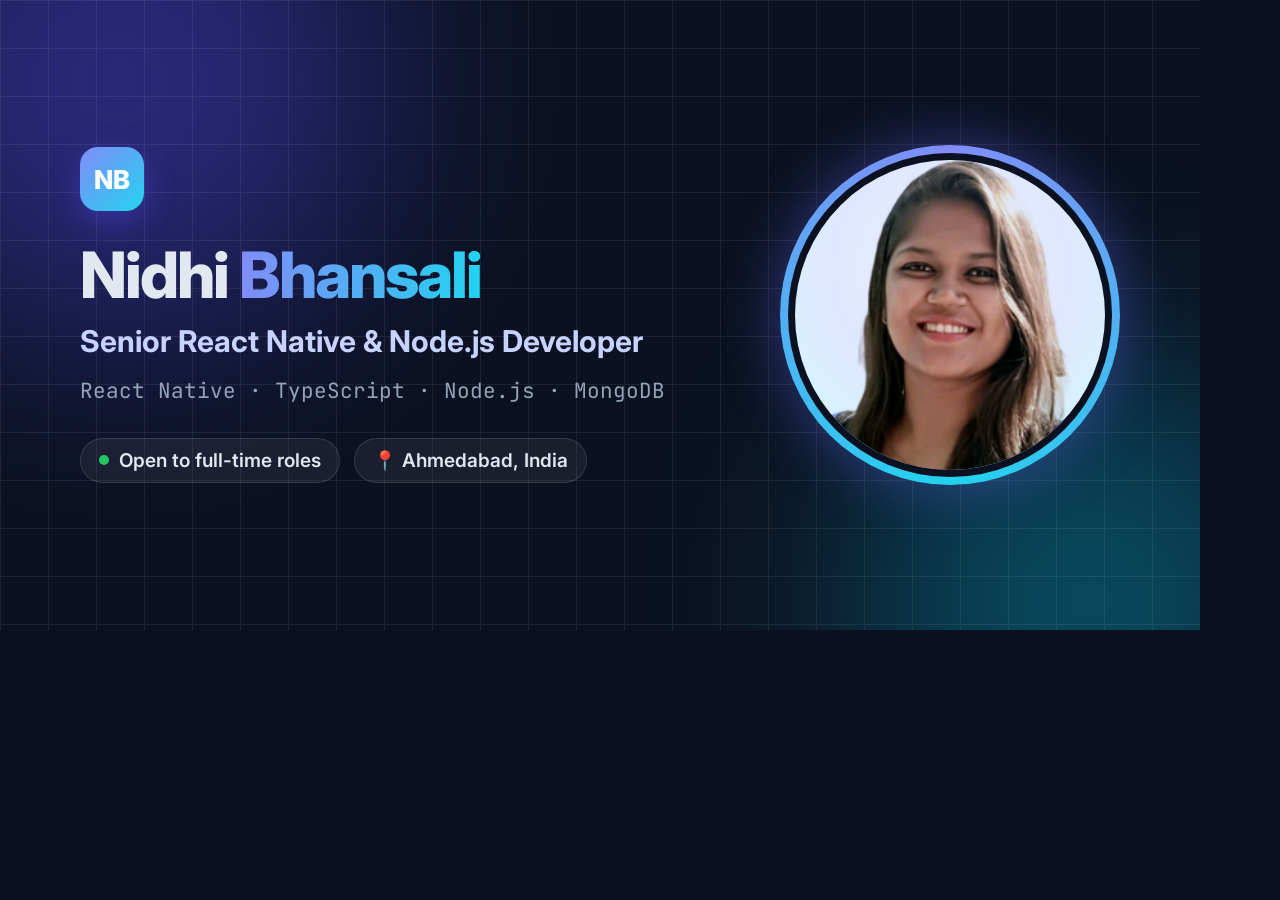
<file: og-template.html>
<!DOCTYPE html>
<html lang="en">
<head>
<meta charset="UTF-8">
<title>OG image template</title>
<!-- Source for images/og-image.png (1200×630 link-preview image).
     Re-render after edits:
     "/Applications/Google Chrome.app/Contents/MacOS/Google Chrome" --headless=new --hide-scrollbars \
       --window-size=1200,630 --screenshot=images/og-image.png og-template.html -->
<link href="https://fonts.googleapis.com/css2?family=Inter:wght@500;600;700;800&family=JetBrains+Mono:wght@500&display=swap" rel="stylesheet">
<style>
  * { margin: 0; padding: 0; box-sizing: border-box; }
  html, body { width: 1200px; height: 630px; overflow: hidden; }
  body {
    font-family: "Inter", -apple-system, "Segoe UI", sans-serif;
    background: #0b1120; color: #e2e8f0; position: relative;
  }
  .glow { position: absolute; border-radius: 50%; filter: blur(110px); opacity: .45; }
  .g1 { width: 520px; height: 520px; background: #4f46e5; top: -180px; left: -140px; }
  .g2 { width: 460px; height: 460px; background: #06b6d4; bottom: -200px; right: -120px; opacity: .35; }
  .grid {
    position: absolute; inset: 0; opacity: .07;
    background-image: linear-gradient(#fff 1px, transparent 1px), linear-gradient(90deg, #fff 1px, transparent 1px);
    background-size: 48px 48px;
  }
  .wrap { position: relative; height: 100%; display: flex; align-items: center; gap: 64px; padding: 0 80px; }
  .text { flex: 1; }
  .logo {
    display: inline-grid; place-items: center; width: 64px; height: 64px; border-radius: 18px;
    background: linear-gradient(135deg, #818cf8, #22d3ee); color: #fff; font-weight: 800; font-size: 26px;
    box-shadow: 0 10px 30px rgba(79, 70, 229, .45);
  }
  h1 { font-size: 64px; font-weight: 800; letter-spacing: -.03em; line-height: 1.05; margin-top: 30px; }
  .grad { background: linear-gradient(90deg, #818cf8, #22d3ee); -webkit-background-clip: text; background-clip: text; color: transparent; }
  .title { font-size: 30px; font-weight: 700; color: #c7d2fe; margin-top: 14px; }
  .stack { font-family: "JetBrains Mono", monospace; font-size: 21px; color: #94a3b8; margin-top: 18px; }
  .pills { display: flex; gap: 14px; margin-top: 34px; }
  .pill {
    display: inline-flex; align-items: center; gap: 10px; padding: 10px 18px; border-radius: 999px;
    font-size: 19px; font-weight: 600; background: rgba(255,255,255,.06); border: 1px solid rgba(255,255,255,.12);
  }
  .dot { width: 10px; height: 10px; border-radius: 50%; background: #22c55e; }
  .photo-ring {
    flex-shrink: 0; width: 340px; height: 340px; border-radius: 50%; padding: 8px;
    background: conic-gradient(#818cf8, #22d3ee, #818cf8);
    box-shadow: 0 0 60px rgba(99, 102, 241, .45);
  }
  .photo {
    width: 100%; height: 100%; border-radius: 50%; padding: 7px; background: #0b1120;
  }
  .photo div {
    width: 100%; height: 100%; border-radius: 50%; overflow: hidden;
    background: radial-gradient(circle at 50% 35%, #eef2ff 0%, #e0e7ff 45%, #cffafe 100%);
  }
  .photo img { width: 100%; height: 100%; object-fit: cover; object-position: center 15%; mix-blend-mode: multiply; }
</style>
</head>
<body>
  <div class="glow g1"></div><div class="glow g2"></div><div class="grid"></div>
  <div class="wrap">
    <div class="text">
      <span class="logo">NB</span>
      <h1>Nidhi <span class="grad">Bhansali</span></h1>
      <p class="title">Senior React Native &amp; Node.js Developer</p>
      <p class="stack">React Native · TypeScript · Node.js · MongoDB</p>
      <div class="pills">
        <span class="pill"><span class="dot"></span>Open to full-time roles</span>
        <span class="pill">📍 Ahmedabad, India</span>
      </div>
    </div>
    <div class="photo-ring"><div class="photo"><div><img src="images/profile.png" alt=""></div></div></div>
  </div>
</body>
</html>
</file>
<file: style.css>
/* =========================================================
   Nidhi Bhansali — Portfolio styles
   ---------------------------------------------------------
   1.  Theme colours & base
   2.  Navigation
   3.  Hero (intro, photo, stats)
   4.  Buttons
   5.  Sections & headings (animated accent line)
   6.  About
   7.  What I Build
   8.  Experience
   9.  Projects + project pop-up
   10. Tags
   11. Skills
   12. Education
   13. What's Next (contact)
   14. Email chooser
   15. Footer, back-to-top, toast
   16. Reduced motion
   Breakpoints: 1600+ large · ≤1180 · ≤1100 laptop · ≤900 tablet ·
                ≤800 · ≤700 phone · ≤480 · ≤400 small phone · ≤360
   ========================================================= */


/* =========================================================
   1. THEME COLOURS & BASE — edit the colours here to restyle the site
   ========================================================= */
:root {
  --primary: #4f46e5;
  --primary-2: #06b6d4;
  --primary-soft: #eef2ff;
  --primary-text: #3730a3;
  --text: #0f172a;
  --text-2: #334155;
  --muted: #64748b;
  --border: #e2e8f0;
  --bg: #f8fafc;
  --bg-2: #ffffff;
  --card: #ffffff;
  --shadow: 0 10px 30px rgba(15, 23, 42, .08);
  --nav-bg: rgba(248, 250, 252, .85);
}
:root[data-theme="dark"] {
  --primary: #818cf8;
  --primary-2: #22d3ee;
  --primary-soft: rgba(129, 140, 248, .12);
  --primary-text: #c7d2fe;
  --text: #e2e8f0;
  --text-2: #cbd5e1;
  --muted: #94a3b8;
  --border: #1e293b;
  --bg: #0b1120;
  --bg-2: #0f172a;
  --card: #111a2e;
  --shadow: 0 10px 30px rgba(0, 0, 0, .35);
  --nav-bg: rgba(11, 17, 32, .85);
}

* { margin: 0; padding: 0; box-sizing: border-box; }
html { scroll-behavior: smooth; scroll-padding-top: 80px; }
body {
  font-family: "Inter", system-ui, -apple-system, "Segoe UI", Roboto, sans-serif;
  line-height: 1.65;
  color: var(--text);
  background: var(--bg);
  transition: background .3s, color .3s;
  overflow-x: hidden;
}
a { color: var(--primary); text-decoration: none; }
button { font: inherit; cursor: pointer; }

/* Quick fade used when jumping between sections */
main, .hero, footer { transition: opacity .16s ease; }
body.jumping main, body.jumping .hero, body.jumping footer { opacity: 0; }

/* Scroll progress bar */
#progress {
  position: fixed; top: 0; left: 0; z-index: 100;
  width: 0; height: 3px;
  background: linear-gradient(90deg, var(--primary), var(--primary-2));
}

/* Shared keyframes */
@keyframes float {
  0%, 100% { transform: translate(0, 0) scale(1); }
  50% { transform: translate(40px, 30px) scale(1.1); }
}
@keyframes floatIn {
  0%, 100% { transform: translate(0, 0) scale(1); }
  50% { transform: translate(-40px, -30px) scale(1.1); }
}
@keyframes pulse {
  70% { box-shadow: 0 0 0 8px rgba(34, 197, 94, 0); }
  100% { box-shadow: 0 0 0 0 rgba(34, 197, 94, 0); }
}
@keyframes spin { to { transform: rotate(360deg); } }


/* =========================================================
   2. NAVIGATION
   ========================================================= */
nav {
  position: sticky; top: 0; z-index: 50;
  display: flex; justify-content: space-between; align-items: center;
  padding: 1rem 2rem;
  background: var(--nav-bg);
  backdrop-filter: blur(10px);
  border-bottom: 1px solid transparent;
  transition: border-color .3s, box-shadow .3s;
}
nav.scrolled { border-bottom-color: var(--border); box-shadow: 0 4px 20px rgba(0, 0, 0, .04); }

/* NB monogram logo */
.logo { display: inline-flex; align-items: center; font-weight: 800; font-size: 1.45rem; color: var(--text); }
.logo .logo-mark {
  display: grid; place-items: center;
  width: 44px; height: 44px; border-radius: 12px;
  background: linear-gradient(135deg, var(--primary), var(--primary-2));
  color: #fff; font-size: 1.05rem; font-weight: 800; letter-spacing: .04em;
  box-shadow: 0 6px 16px rgba(79, 70, 229, .3), inset 0 1px 0 rgba(255, 255, 255, .25);
  transition: transform .3s ease, box-shadow .3s ease;
}
.logo:hover .logo-mark {
  transform: rotate(-8deg) scale(1.06);
  box-shadow: 0 10px 22px rgba(79, 70, 229, .4), inset 0 1px 0 rgba(255, 255, 255, .25);
}

/* Menu links */
#menu { display: flex; gap: 2rem; list-style: none; }
#menu a { position: relative; padding: .2rem 0; color: var(--text-2); font-weight: 500; font-size: .95rem; white-space: nowrap; }
#menu a::after {
  content: ""; position: absolute; left: 0; bottom: -2px;
  width: 0; height: 2px; background: var(--primary);
  transition: width .25s;
}
#menu a:hover, #menu a.active { color: var(--primary); }
#menu a:hover::after, #menu a.active::after { width: 100%; }

/* "Get In Touch" — pill on desktop */
#menu a.nav-touch {
  padding: .45rem .95rem; border-radius: 999px;
  background: var(--primary-soft);
  border: 1px solid color-mix(in srgb, var(--primary) 35%, transparent);
  color: var(--primary-text); font-weight: 600;
  transition: background .2s, color .2s, border-color .2s;
}
#menu a.nav-touch::after { display: none; }
#menu a.nav-touch:hover, #menu a.nav-touch.active { background: var(--primary); border-color: var(--primary); color: #fff; }

/* Download CV inside the ☰ menu (phones only) */
#menu .menu-cv { display: none; }
#menu .nav-cv {
  display: inline-flex; align-items: center; gap: .4rem;
  padding: .45rem .9rem; border-radius: 10px;
  background: linear-gradient(135deg, var(--primary), var(--primary-2));
  color: #fff; font-weight: 600; font-size: .88rem;
  box-shadow: 0 4px 12px rgba(79, 70, 229, .25);
  transition: transform .2s, box-shadow .2s;
}
#menu .nav-cv::after { display: none; }
#menu .nav-cv:hover { color: #fff; transform: translateY(-2px); box-shadow: 0 8px 18px rgba(79, 70, 229, .35); }

/* Right side: Download CV button, theme toggle, ☰ */
.nav-actions { display: flex; align-items: center; gap: .6rem; }
.nav-cv-btn {
  display: inline-flex; align-items: center; gap: .45rem;
  height: 40px; padding: 0 1rem; border-radius: 10px;
  background: linear-gradient(135deg, var(--primary), var(--primary-2));
  background-origin: border-box;
  border: 1px solid transparent;
  color: #fff; font-weight: 600; font-size: .9rem; white-space: nowrap;
  box-shadow: 0 4px 14px rgba(79, 70, 229, .28);
  transition: transform .2s, box-shadow .2s;
}
.nav-cv-btn:hover { transform: translateY(-2px); box-shadow: 0 8px 20px rgba(79, 70, 229, .38); }
.nav-cv-btn svg { flex-shrink: 0; transition: transform .25s; }
.nav-cv-btn:hover svg { transform: translateY(2px); }
.nav-cv-btn .cv-short { display: none; }

.icon-btn {
  display: grid; place-items: center;
  width: 40px; height: 40px; border-radius: 10px;
  background: var(--card); color: var(--text);
  border: 1px solid var(--border);
  transition: transform .2s, border-color .2s;
}
.icon-btn:hover { transform: translateY(-2px); border-color: var(--primary); }
.sun { display: none; }
:root[data-theme="dark"] .sun { display: block; }
:root[data-theme="dark"] .moon { display: none; }

#menu-toggle { display: none; flex-direction: column; justify-content: center; align-items: center; gap: 4px; }
#menu-toggle span { display: block; width: 18px; height: 2px; background: currentColor; border-radius: 2px; transition: .25s; }

/* Laptops (701–1100px) */
@media (max-width: 1100px) and (min-width: 701px) {
  nav { padding: 1rem 1.5rem; }
  #menu { gap: 1.2rem; }
  #menu a { font-size: .9rem; }
  #menu a.nav-touch { padding: .4rem .75rem; }
}
@media (max-width: 1100px) {
  .nav-cv-btn { padding: 0 .8rem; }
  .nav-cv-btn .cv-full { display: none; }
  .nav-cv-btn .cv-short { display: inline; }
}

/* Tablets (701–900px) */
@media (max-width: 900px) and (min-width: 701px) {
  nav { padding: .9rem 1rem; gap: 1rem; }
  #menu { gap: .8rem; }
  #menu a { font-size: .82rem; }
  #menu a.nav-touch { padding: .2rem 0; }
  .nav-actions { gap: .45rem; }
  .nav-cv-btn { padding: 0 .65rem; }
}
/* Narrow tablets (701–780px): a little tighter so all 7 links stay on one line */
@media (max-width: 780px) and (min-width: 701px) {
  nav { padding: .9rem .75rem; gap: .6rem; }
  #menu { gap: .6rem; }
  #menu a { font-size: .78rem; }
  .logo .logo-mark { width: 40px; height: 40px; font-size: .98rem; }
}

/* ≤900px: "Get In Touch" becomes coloured text + arrow */
@media (max-width: 900px) {
  #menu a.nav-touch,
  #menu a.nav-touch:hover,
  #menu a.nav-touch.active {
    background: none; border: 0; border-radius: 0;
    color: var(--primary); font-weight: 700;
  }
  #menu a.nav-touch::after {
    display: inline-block; content: "→";
    position: static; width: auto; height: auto; background: none;
    margin-left: .35rem; transition: transform .25s;
  }
  #menu a.nav-touch:hover::after { transform: translateX(4px); }
}

/* Phones (≤700px): ☰ dropdown menu */
@media (max-width: 700px) {
  nav { padding: .8rem 1rem; }
  #menu-toggle { display: flex; }
  #menu {
    position: absolute; top: 100%; left: 0; right: 0;
    flex-direction: column; gap: 0;
    background: var(--bg-2); border-bottom: 1px solid var(--border);
    max-height: 0; overflow: hidden; transition: max-height .3s;
  }
  #menu li a { display: block; padding: 1rem 1.5rem; }
  #menu li a.nav-touch { padding: 1rem 1.5rem; }
  #menu a::after { display: none; }
  #menu .menu-cv { display: block; padding: .6rem 1.5rem 1rem; }
  #menu .menu-cv a.nav-cv {
    display: flex; justify-content: center; width: 100%;
    padding: .75rem 1rem; font-size: .95rem;
  }
  .nav-cv-btn { display: none; }
  nav.menu-open #menu { max-height: 460px; box-shadow: var(--shadow); }
  nav.menu-open #menu-toggle span:nth-child(1) { transform: translateY(6px) rotate(45deg); }
  nav.menu-open #menu-toggle span:nth-child(2) { opacity: 0; }
  nav.menu-open #menu-toggle span:nth-child(3) { transform: translateY(-6px) rotate(-45deg); }
}

/* Small phones (≤400px) */
@media (max-width: 400px) {
  nav { padding: .7rem .9rem; }
  .logo { font-size: 1.25rem; }
  .logo .logo-mark { width: 38px; height: 38px; font-size: .95rem; border-radius: 10px; }
  .icon-btn { width: 36px; height: 36px; }
}


/* =========================================================
   3. HERO — intro text, profile photo, stats
   ========================================================= */
.hero { position: relative; padding: 5rem 1.5rem 3.5rem; overflow: hidden; }
.blob {
  position: absolute; z-index: -1; border-radius: 50%;
  filter: blur(80px); opacity: .35;
  animation: float 14s ease-in-out infinite;
}
.b1 { width: 420px; height: 420px; background: var(--primary); top: -120px; left: -100px; }
.b2 { width: 360px; height: 360px; background: var(--primary-2); bottom: -80px; right: -80px; animation-delay: -7s; }
.hero-inner {
  max-width: 1100px; margin: 0 auto;
  display: flex; align-items: center; justify-content: space-between; gap: 3rem;
}

/* Status pills: full-time · location · freelance */
.eyebrow-row { display: flex; flex-wrap: wrap; gap: .5rem; }
.eyebrow {
  display: inline-flex; align-items: center; gap: .5rem;
  padding: .35rem .9rem; border-radius: 999px;
  font-size: .85rem; font-weight: 600; color: var(--primary-text);
  background: var(--primary-soft); border: 1px solid var(--border);
}
.eyebrow.location { color: var(--text-2); background: var(--card); }
.eyebrow.location svg { color: #ef4444; flex-shrink: 0; }
.eyebrow.freelance {
  color: #b45309;
  background: color-mix(in srgb, #f59e0b 12%, var(--card));
  border-color: color-mix(in srgb, #f59e0b 35%, transparent);
}
:root[data-theme="dark"] .eyebrow.freelance { color: #fbbf24; }
.eyebrow.freelance svg { flex-shrink: 0; }
.dot {
  width: 8px; height: 8px; border-radius: 50%; background: #22c55e;
  box-shadow: 0 0 0 0 rgba(34, 197, 94, .6); animation: pulse 2s infinite;
}

/* Name, typing line, intro */
.hero h1 { margin-top: 1.2rem; font-size: clamp(2.3rem, 5vw, 3.6rem); line-height: 1.12; font-weight: 800; letter-spacing: -.03em; }
.gradient-text {
  background: linear-gradient(90deg, var(--primary), var(--primary-2));
  -webkit-background-clip: text; background-clip: text; color: transparent;
}
.typing-line {
  margin-top: .8rem; min-height: 1.8em;
  font-family: "JetBrains Mono", monospace;
  font-size: clamp(1rem, 2.2vw, 1.25rem); color: var(--text-2);
}
#typed { color: var(--primary); }
.caret { color: var(--primary); animation: blink 1s step-end infinite; }
@keyframes blink { 50% { opacity: 0; } }
.lead { max-width: 560px; margin-top: 1rem; color: var(--muted); font-size: 1.06rem; }

/* Explore Apps / Download CV */
.hero-buttons { display: flex; flex-wrap: wrap; gap: 1rem; margin-top: 2rem; }
.hero-buttons .btn {
  display: inline-flex; align-items: center; justify-content: center; gap: .45rem;
  min-width: 150px; padding: .65rem 1.25rem;
  font-size: .92rem; text-align: center; white-space: nowrap;
}
.btn-icon { flex-shrink: 0; transition: transform .25s; }
.btn:hover .btn-icon { transform: translateY(2px); }

/* LinkedIn / GitHub / Email circles */
.socials { display: flex; gap: .6rem; margin-top: 1.4rem; }
.socials .social {
  --brand: var(--primary);
  display: grid; place-items: center;
  width: 36px; height: 36px; border-radius: 50%;
  color: var(--brand);
  background: color-mix(in srgb, var(--brand) 8%, transparent);
  border: 1.5px solid color-mix(in srgb, var(--brand) 35%, transparent);
  transition: background .25s, color .25s, transform .25s, box-shadow .25s;
}
.socials .social.linkedin { --brand: #0a66c2; }
.socials .social.github   { --brand: #57606a; }
.socials .social.email    { --brand: #ea4335; }
:root[data-theme="dark"] .socials .social.linkedin { --brand: #4a9eff; }
:root[data-theme="dark"] .socials .social.github   { --brand: #e6edf3; }
:root[data-theme="dark"] .socials .social.email    { --brand: #ff6b5e; }
.socials .social:hover, .socials .social:focus-visible {
  background: var(--brand); border-color: var(--brand); color: #fff;
  transform: translateY(-2px);
  box-shadow: 0 8px 18px color-mix(in srgb, var(--brand) 40%, transparent);
  outline: none;
}
:root[data-theme="dark"] .socials .social.github:hover,
:root[data-theme="dark"] .socials .social.github:focus-visible { color: #0d1117; }

/* Profile photo + title */
.profile-col { display: flex; flex-direction: column; align-items: center; gap: 1.25rem; flex-shrink: 0; }
.profile-wrap { --ps: 240px; position: relative; flex-shrink: 0; }
.profile-wrap::before { /* spinning gradient ring */
  content: ""; position: absolute; inset: -7px; z-index: -1; border-radius: 50%;
  background: conic-gradient(from 0deg, var(--primary), var(--primary-2), var(--primary));
  box-shadow: 0 0 40px rgba(99, 102, 241, .35), 0 0 80px rgba(6, 182, 212, .15);
  animation: spin 8s linear infinite;
}
.photo-frame {
  position: relative; overflow: hidden;
  width: var(--ps); height: var(--ps); padding: 5px; border-radius: 50%;
  background: var(--bg);
}
.photo-frame::before { /* soft backdrop behind the photo */
  content: ""; position: absolute; inset: 5px; border-radius: 50%;
  background: radial-gradient(circle at 50% 35%, #eef2ff 0%, #e0e7ff 45%, #cffafe 100%);
}
.photo-frame .profile {
  position: relative; display: block;
  width: 100%; height: 100%; border-radius: 50%;
  object-fit: cover; object-position: center 15%;
  mix-blend-mode: multiply;
  transition: transform .5s ease;
}
.profile-wrap:hover .photo-frame .profile { transform: scale(1.04); }
.profile-title {
  display: inline-flex; align-items: center; gap: .55rem;
  padding: .5rem 1.1rem; border-radius: 999px;
  background: var(--card); color: var(--text);
  border: 1px solid color-mix(in srgb, var(--primary) 35%, transparent);
  box-shadow: 0 6px 18px rgba(79, 70, 229, .15);
  font-size: .92rem; font-weight: 700; letter-spacing: .01em; white-space: nowrap;
}
.pt-dot { width: 8px; height: 8px; border-radius: 50%; background: linear-gradient(135deg, var(--primary), var(--primary-2)); }

/* Floating skill badges around the photo */
.float-badge {
  position: absolute; white-space: nowrap;
  padding: .45rem .8rem; border-radius: 10px;
  background: var(--card); color: var(--text);
  border: 1px solid var(--border); box-shadow: var(--shadow);
  font-size: .8rem; font-weight: 600;
  animation: bob 4s ease-in-out infinite;
}
.fb1 { top: 10px; left: -60px; }
.fb2 { bottom: 40px; left: -70px; animation-delay: -1.3s; }
.fb3 { top: 50%; right: -30px; animation-delay: -2.6s; }
.fb4 { bottom: -6px; right: 0; animation-delay: -3.4s; }
@keyframes bob { 50% { transform: translateY(-8px); } }

/* Stats row */
.stats {
  max-width: 1100px; margin: 3.5rem auto 0;
  display: grid; grid-template-columns: repeat(4, 1fr); gap: 1rem;
}
.stats div {
  padding: 1.3rem; border-radius: 14px; text-align: center;
  background: var(--card); border: 1px solid var(--border);
  transition: transform .2s, border-color .2s;
}
.stats div:hover { transform: translateY(-4px); border-color: var(--primary); }
.stats strong { display: block; font-size: 1.8rem; font-weight: 800; color: var(--primary); }
.stats span { color: var(--muted); font-size: .85rem; }

@media (min-width: 1600px) {
  .hero-inner, .stats { max-width: 1240px; }
}
@media (max-width: 1180px) {
  .profile-wrap { margin-right: 40px; }
}
@media (max-width: 900px) {
  .hero-inner { flex-direction: column-reverse; text-align: center; gap: 2.5rem; }
  .eyebrow-row, .hero-buttons, .socials { justify-content: center; }
  .lead { margin-left: auto; margin-right: auto; }
  .profile-wrap { --ps: 190px; margin-right: 0; }
  .fb1 { left: -40px; }
  .fb2 { left: -50px; }
  .fb3 { right: -50px; }
  .stats { grid-template-columns: repeat(2, 1fr); }
  .stats strong { font-size: 1.5rem; }
}
@media (max-width: 700px) {
  .hero { padding: 3rem 1rem 2.5rem; }
  .typing-line { min-height: 3.4em; font-size: .95rem; } /* room for 2 lines: no layout jump */
  .lead { font-size: 1rem; }
  .hero-buttons { gap: .7rem; }
  .hero-buttons .btn { min-width: 0; flex: 0 1 160px; padding: .6rem .9rem; font-size: .88rem; }
  .profile-col { gap: 1rem; }
  .profile-wrap { --ps: 160px; }
  .float-badge { display: none; }
  .stats { gap: .7rem; margin-top: 2.5rem; }
  .stats div { padding: 1rem .6rem; }
}
@media (max-width: 480px) {
  .pill-extra { display: none; } /* "Open to full-time roles" (short) */
}
@media (max-width: 400px) {
  .eyebrow-row { gap: .4rem; }
  .eyebrow { font-size: .75rem; padding: .3rem .75rem; }
  .typing-line { font-size: .85rem; }
  .hero-buttons .btn { flex: 1 1 0; padding: .6rem .5rem; font-size: .84rem; }
  .profile-wrap { --ps: 140px; }
  .profile-title { font-size: .84rem; padding: .42rem .9rem; }
  .stats strong { font-size: 1.3rem; }
  .stats span { font-size: .78rem; }
}


/* =========================================================
   4. BUTTONS
   ========================================================= */
.btn {
  display: inline-block; padding: .8rem 1.7rem;
  background: linear-gradient(135deg, var(--primary), var(--primary-2));
  color: #fff; border: 0; border-radius: 10px; font-weight: 600;
  box-shadow: 0 8px 20px rgba(79, 70, 229, .25);
  transition: transform .2s, box-shadow .2s;
}
.btn:hover { transform: translateY(-3px); box-shadow: 0 12px 28px rgba(79, 70, 229, .35); }
.btn-outline { background: transparent; color: var(--primary); border: 2px solid var(--primary); box-shadow: none; }
.btn-outline:hover { background: var(--primary-soft); box-shadow: none; }


/* =========================================================
   5. SECTIONS & HEADINGS
   ========================================================= */
section { max-width: 1100px; margin: 0 auto; padding: 5rem 1.5rem 1rem; }

/* Fade/slide in on scroll */
.reveal { opacity: 0; transform: translateY(30px); transition: opacity .7s ease, transform .7s ease; }
.reveal.visible { opacity: 1; transform: none; }

/* Heading block: numbered tag + title + subtitle + accent line */
.section-head { position: relative; max-width: 720px; margin-bottom: 2.5rem; }
.section-head.center { margin-left: auto; margin-right: auto; text-align: center; }
.section-tag {
  display: inline-flex; align-items: center; gap: .55rem;
  padding: .3rem .85rem .3rem .35rem; border-radius: 999px;
  background: var(--primary-soft); border: 1px solid color-mix(in srgb, var(--primary) 25%, transparent);
  color: var(--primary-text); font-size: .78rem; font-weight: 700;
  letter-spacing: .08em; text-transform: uppercase;
}
.tag-num {
  display: grid; place-items: center; width: 24px; height: 24px; border-radius: 50%;
  background: linear-gradient(135deg, var(--primary), var(--primary-2));
  color: #fff; font-family: "JetBrains Mono", monospace; font-size: .7rem; letter-spacing: 0;
}
.section-head h2 {
  margin: .9rem 0 .6rem;
  font-size: clamp(1.7rem, 3.6vw, 2.5rem); font-weight: 800; line-height: 1.2; letter-spacing: -.025em;
}
.section-sub { color: var(--muted); font-size: clamp(.95rem, 1.6vw, 1.08rem); line-height: 1.6; }

/* Animated accent line: draws in on scroll, flowing colour, glowing tip, stretches on hover */
.section-head::after {
  content: ""; position: relative; display: block;
  width: 56px; height: 4px; margin-top: 1.2rem; border-radius: 4px;
  background: linear-gradient(90deg, var(--primary), var(--primary-2), var(--primary));
  background-size: 200% 100%;
  animation: accentFlow 3s linear infinite;
  transition: width .9s cubic-bezier(.22, 1, .36, 1), box-shadow .4s ease;
}
.section-head.center::after { margin-left: auto; margin-right: auto; }
.reveal .section-head::after { width: 0; }
.reveal.visible .section-head::after { width: 56px; transition-delay: .25s; }
@keyframes accentFlow { to { background-position: -200% 0; } }

.section-head .accent-tip {
  position: absolute; left: 0; bottom: 0;
  width: 8px; height: 8px; margin-bottom: -2px; border-radius: 50%;
  background: #fff;
  box-shadow: 0 0 8px 2px var(--primary-2), 0 0 16px 4px color-mix(in srgb, var(--primary) 60%, transparent);
  opacity: 0; pointer-events: none;
}
.section-head.center .accent-tip { left: 50%; margin-left: calc(var(--line-w, 52px) / -2 - 4px); }
.reveal.visible .section-head .accent-tip { animation: tipTravel 3.2s ease-in-out 1.2s infinite; }
@keyframes tipTravel {
  0%   { transform: translateX(0); opacity: 0; }
  15%  { opacity: 1; }
  85%  { opacity: 1; }
  100% { transform: translateX(var(--line-w, 52px)); opacity: 0; }
}

.section-head:hover { --line-w: 116px; }
.section-head:hover::after,
.reveal.visible .section-head:hover::after {
  width: 120px; transition-delay: 0s;
  box-shadow: 0 0 14px color-mix(in srgb, var(--primary) 55%, transparent);
}

/* Touch screens: gentle "breathing" line instead of hover */
@keyframes accentBreath { 50% { width: 84px; } }
@media (hover: none) {
  .reveal.visible .section-head::after { animation: accentFlow 3s linear infinite, accentBreath 3.5s ease-in-out 1.5s infinite; }
}

@media (min-width: 1600px) {
  html { font-size: 17px; }
  section { max-width: 1240px; }
}
@media (max-width: 700px) {
  section { padding: 4rem 1rem 1rem; }
  .section-head { margin-bottom: 2rem; }
  .section-tag { font-size: .7rem; }
}
@media (max-width: 400px) {
  section { padding: 3.5rem .9rem .5rem; }
}


/* =========================================================
   6. ABOUT
   ========================================================= */
.about-grid { display: grid; grid-template-columns: 1.3fr 1fr; gap: 3rem; align-items: start; }
.about-grid p { margin-bottom: 1rem; color: var(--text-2); font-size: 1.04rem; }
.highlights { display: grid; gap: 1rem; list-style: none; }
.highlights li {
  display: flex; align-items: flex-start; gap: 1rem;
  padding: 1rem 1.2rem; border-radius: 12px;
  background: var(--card); border: 1px solid var(--border);
  transition: transform .2s, border-color .2s;
}
.highlights li:hover { transform: translateX(6px); border-color: var(--primary); }
.highlights span { font-size: 1.4rem; }
.highlights p { margin: 0; font-size: .88rem; color: var(--muted); }

@media (max-width: 900px) {
  .about-grid { grid-template-columns: 1fr; gap: 2rem; }
}
@media (max-width: 700px) {
  .highlights li:hover { transform: none; }
}


/* =========================================================
   7. WHAT I BUILD — service cards + stack flow
   ========================================================= */
.services { display: grid; grid-template-columns: repeat(3, 1fr); gap: 1.4rem; }
.service {
  display: flex; flex-direction: column;
  padding: 1.6rem; border-radius: 16px;
  background: var(--card); border: 1px solid var(--border);
  transition: transform .25s, box-shadow .25s, border-color .25s;
}
.service:hover { transform: translateY(-6px); box-shadow: var(--shadow); border-color: var(--primary); }
.featured-service { border-color: #22c55e; box-shadow: 0 0 0 1px rgba(34, 197, 94, .25); }

.service-head { display: flex; align-items: center; gap: .85rem; margin-bottom: .6rem; }
.service-icon {
  flex-shrink: 0; display: grid; place-items: center;
  width: 46px; height: 46px; border-radius: 14px;
  font-size: 1.4rem; background: var(--primary-soft);
}
.featured-service .service-icon { background: rgba(34, 197, 94, .12); }
.service-head h3 { margin: 0; font-size: 1.2rem; line-height: 1.25; }
.service > p { margin-bottom: 1rem; color: var(--muted); font-size: .92rem; }
.service ul { flex-grow: 1; margin-bottom: 1.2rem; list-style: none; }
.service li { position: relative; padding-left: 1.4rem; margin-bottom: .45rem; font-size: .9rem; color: var(--text-2); }
.service li::before { content: "✓"; position: absolute; left: 0; color: var(--primary); font-weight: 700; }

/* React Native App ⇄ Node.js / Express API ⇄ MongoDB — always one row */
.stack-flow {
  display: grid; grid-template-columns: 1fr auto 1fr auto 1fr;
  align-items: stretch; gap: .6rem;
  max-width: 760px; margin: 2rem auto 0;
  font-family: "JetBrains Mono", monospace; font-size: .85rem;
}
.stack-flow .flow-node {
  display: flex; align-items: center; justify-content: center; gap: .5rem;
  min-width: 0; padding: .7rem .8rem; border-radius: 12px; text-align: center;
  background: var(--card); border: 1px solid var(--border);
  font-size: .85rem; line-height: 1.3; color: var(--text);
}
.stack-flow .flow-ico { flex-shrink: 0; font-size: 1.05rem; }
.stack-flow .flow-txt { overflow-wrap: anywhere; }
.stack-flow .flow-arrow {
  align-self: center; color: var(--primary); font-size: 1.2rem;
  animation: nudge 1.6s ease-in-out infinite;
}
@keyframes nudge { 50% { transform: scale(1.3); } }

/* ---- Animations ---- */
/* 1. cards rise in one after another */
.service {
  --mx: 50%; --my: 0%;
  position: relative; overflow: hidden; isolation: isolate;
  opacity: 0; transform: translateY(30px);
  transition: opacity .7s ease, transform .7s cubic-bezier(.22, 1, .36, 1), box-shadow .3s, border-color .3s;
  transition-delay: calc(var(--d, 0) * .15s + .15s), calc(var(--d, 0) * .15s + .15s), 0s, 0s;
}
#services.visible .service { opacity: 1; transform: none; }
#services.visible .service:hover { transform: translateY(-6px); transition-delay: 0s; }

/* 2. checklist items cascade in */
.service li { opacity: 0; transform: translateX(-10px); transition: opacity .5s ease, transform .5s ease; }
#services.visible .service li { opacity: 1; transform: none; }
#services.visible .service li:nth-child(1) { transition-delay: calc(var(--d, 0) * .15s + .55s); }
#services.visible .service li:nth-child(2) { transition-delay: calc(var(--d, 0) * .15s + .65s); }
#services.visible .service li:nth-child(3) { transition-delay: calc(var(--d, 0) * .15s + .75s); }
#services.visible .service li:nth-child(4) { transition-delay: calc(var(--d, 0) * .15s + .85s); }

/* 3. icons float, wiggle on hover */
.service-icon { animation: iconFloat 3.2s ease-in-out infinite; animation-delay: calc(var(--d, 0) * -1s); }
.service:hover .service-icon { animation: iconWiggle .6s ease-in-out; }
@keyframes iconFloat { 50% { transform: translateY(-4px); } }
@keyframes iconWiggle {
  0%, 100% { transform: rotate(0) scale(1.08); }
  25% { transform: rotate(-10deg) scale(1.12); }
  75% { transform: rotate(10deg) scale(1.12); }
}

/* 4. spotlight + spinning gradient border on hover */
.service::before {
  content: ""; position: absolute; inset: 0; z-index: -1; opacity: 0; transition: opacity .3s;
  background: radial-gradient(240px circle at var(--mx) var(--my), color-mix(in srgb, var(--primary) 16%, transparent), transparent 70%);
}
.service::after {
  content: ""; position: absolute; inset: 0; z-index: -1; padding: 1.5px; border-radius: inherit;
  background: conic-gradient(from var(--angle, 0deg), var(--primary), var(--primary-2), transparent 40%, var(--primary));
  -webkit-mask: linear-gradient(#000 0 0) content-box, linear-gradient(#000 0 0);
  -webkit-mask-composite: xor; mask-composite: exclude;
  opacity: 0; transition: opacity .3s;
}
.featured-service::after { background: conic-gradient(from var(--angle, 0deg), #22c55e, var(--primary-2), transparent 40%, #22c55e); }
.service:hover::before { opacity: 1; }
.service:hover::after { opacity: 1; animation: spinAngle 4s linear infinite; }

/* 5. stack flow: boxes pop in, data dot travels across each ⇄ */
.stack-flow .flow-node { opacity: 0; transform: scale(.85); transition: opacity .5s ease, transform .5s cubic-bezier(.34, 1.56, .64, 1), border-color .3s; }
#services.visible .stack-flow .flow-node { opacity: 1; transform: none; }
#services.visible .stack-flow .flow-node:nth-child(1) { transition-delay: .9s; }
#services.visible .stack-flow .flow-node:nth-child(3) { transition-delay: 1.15s; }
#services.visible .stack-flow .flow-node:nth-child(5) { transition-delay: 1.4s; }
.stack-flow .flow-node:hover { border-color: var(--primary); }
.stack-flow .flow-arrow { position: relative; padding: 0 .3rem; }
.stack-flow .flow-arrow::after {
  content: ""; position: absolute; top: 50%; left: 0;
  width: 7px; height: 7px; margin-top: -3.5px; border-radius: 50%;
  background: var(--primary-2); box-shadow: 0 0 8px 2px var(--primary-2);
  opacity: 0;
}
#services.visible .stack-flow .flow-arrow::after { animation: dataPacket 2.4s ease-in-out 1.8s infinite; }
#services.visible .stack-flow .flow-arrow:nth-child(4)::after { animation-delay: 3s; }
@keyframes dataPacket {
  0%   { left: 0; opacity: 0; }
  10%  { opacity: 1; }
  45%  { left: calc(100% - 7px); opacity: 1; }
  55%  { left: calc(100% - 7px); opacity: 1; }
  90%  { opacity: 1; }
  100% { left: 0; opacity: 0; }
}

/* touch screens: gentle border animation instead of hover */
@media (hover: none) {
  .service::after { opacity: .5; animation: spinAngle 7s linear infinite; }
}

@media (max-width: 900px) {
  .services { grid-template-columns: 1fr; }
}
@media (max-width: 700px) {
  .service:hover, #services.visible .service:hover { transform: none; }
  .stack-flow { gap: .35rem; }
  .stack-flow .flow-node { flex-direction: column; gap: .3rem; padding: .6rem .35rem; font-size: .72rem; }
  .stack-flow .flow-arrow { font-size: 1rem; animation: none; }
}
@media (max-width: 400px) {
  .service { padding: 1.2rem; }
  .service-head { gap: .65rem; }
  .service-icon { width: 40px; height: 40px; font-size: 1.2rem; border-radius: 12px; }
  .service-head h3 { font-size: 1.08rem; }
  .stack-flow .flow-node { font-size: .66rem; padding: .55rem .25rem; }
  .stack-flow .flow-ico { font-size: .95rem; }
}


/* =========================================================
   8. EXPERIENCE — company tabs
   ========================================================= */
.tabs { display: flex; gap: 2rem; }
.tab-list { display: flex; flex-direction: column; flex-shrink: 0; border-left: 2px solid var(--border); }
.tab {
  margin-left: -2px; padding: .8rem 1.4rem;
  background: none; border: 0; border-left: 2px solid transparent;
  color: var(--muted); font-weight: 500; font-size: .95rem;
  text-align: left; white-space: nowrap;
  transition: color .2s, background .2s, border-color .2s;
}
.tab:hover { color: var(--primary); background: var(--primary-soft); }
.tab.active { color: var(--primary); border-left-color: var(--primary); background: var(--primary-soft); }
.tab-panels { flex: 1; min-width: 0; }
.tab-panel { display: none; animation: fadeIn .4s ease; }
.tab-panel.active { display: block; }
@keyframes fadeIn { from { opacity: 0; transform: translateY(8px); } to { opacity: 1; transform: none; } }
.tab-panel h3 { font-size: 1.25rem; }
.company { color: var(--primary); }
.date { display: block; margin: .3rem 0 1rem; font-family: "JetBrains Mono", monospace; color: var(--muted); font-size: .85rem; }
.tab-panel ul { list-style: none; }
.tab-panel li { position: relative; padding-left: 1.5rem; margin-bottom: .7rem; color: var(--text-2); }
.tab-panel li::before { content: "▹"; position: absolute; left: 0; color: var(--primary); }

@media (max-width: 700px) {
  .tabs { flex-direction: column; gap: 1.2rem; }
  .tab-list { /* three equal tabs that always fit */
    display: grid; grid-template-columns: repeat(3, 1fr);
    border-left: 0; border-bottom: 2px solid var(--border);
  }
  .tab {
    margin: 0 0 -2px; padding: .7rem .4rem;
    border-left: 0; border-bottom: 2px solid transparent;
    font-size: .85rem; line-height: 1.3; text-align: center; white-space: normal;
  }
  .tab.active { border-bottom-color: var(--primary); }
  .tab-panel h3 { font-size: 1.1rem; }
  .company { display: block; margin-top: .15rem; font-size: .95rem; }
}


/* =========================================================
   9. PROJECTS — filters, cards, pop-up
   ========================================================= */
.filters { display: flex; flex-wrap: wrap; gap: .6rem; margin-bottom: 2rem; }
.filter {
  padding: .5rem 1.1rem; border-radius: 999px;
  background: var(--card); color: var(--text-2);
  border: 1px solid var(--border); font-size: .9rem; font-weight: 500;
  transition: all .2s;
}
.filter:hover { border-color: var(--primary); color: var(--primary); }
.filter.active { background: var(--primary); color: #fff; border-color: var(--primary); }

.grid { display: grid; grid-template-columns: repeat(auto-fill, minmax(300px, 1fr)); gap: 1.4rem; }
.card {
  position: relative; overflow: hidden; cursor: pointer;
  display: flex; flex-direction: column;
  padding: 1.5rem; border-radius: 16px;
  background: var(--card); border: 1px solid var(--border);
  transition: transform .25s, box-shadow .25s, border-color .25s;
}
.card::before { /* gradient bar that grows on hover */
  content: ""; position: absolute; inset: 0 0 auto 0; height: 3px;
  background: linear-gradient(90deg, var(--primary), var(--primary-2));
  transform: scaleX(0); transform-origin: left; transition: transform .35s;
}
.card:hover, .card:focus-visible { transform: translateY(-6px); box-shadow: var(--shadow); border-color: var(--primary); outline: none; }
.card:hover::before, .card:focus-visible::before { transform: scaleX(1); }
.card.hidden { display: none; }

/* Icon + project name + Live badge on one line */
.card-top { display: flex; align-items: center; gap: .75rem; margin-bottom: .5rem; }
.card-icon { display: grid; place-items: center; border-radius: 12px; background: var(--primary-soft); }
.card-top .card-icon { flex-shrink: 0; width: 44px; height: 44px; font-size: 1.35rem; }
.card-top h3 { flex: 1; min-width: 0; margin: 0; font-size: 1.2rem; line-height: 1.25; }
.live {
  padding: .2rem .6rem; border-radius: 999px;
  font-size: .75rem; font-weight: 600; color: #16a34a; background: rgba(34, 197, 94, .12);
}
.card-top .live { flex-shrink: 0; margin-left: auto; }
.kicker { margin-bottom: .7rem; color: var(--muted); font-size: .88rem; font-weight: 500; }
.card-desc { flex-grow: 1; margin-bottom: 1rem; color: var(--text-2); font-size: .92rem; }
.more { margin-top: 1rem; font-size: .88rem; font-weight: 600; color: var(--primary); transition: letter-spacing .2s; }
.card:hover .more { letter-spacing: .02em; }
.hint { margin-top: 1.5rem; text-align: center; color: var(--muted); font-size: .85rem; }

/* Project pop-up */
.modal {
  position: fixed; inset: 0; z-index: 200;
  display: grid; place-items: center; padding: 1rem;
  background: rgba(2, 6, 23, .6); backdrop-filter: blur(4px);
  opacity: 0; pointer-events: none; transition: opacity .25s;
}
.modal.open { opacity: 1; pointer-events: auto; }
.modal-box {
  position: relative; overflow-y: auto;
  width: 100%; max-width: 620px; max-height: 88vh;
  padding: 2rem; border-radius: 18px;
  background: var(--card); border: 1px solid var(--border);
  box-shadow: 0 30px 60px rgba(0, 0, 0, .3);
  transform: translateY(20px) scale(.97); transition: transform .25s;
}
.modal.open .modal-box { transform: none; }
.modal-close {
  position: absolute; top: 1rem; right: 1rem;
  width: 36px; height: 36px; border-radius: 50%;
  border: 1px solid var(--border); background: var(--bg);
  color: var(--text); font-size: 1.4rem; line-height: 1;
}
.modal-close:hover { border-color: var(--primary); color: var(--primary); }
.card-icon.big { width: 60px; height: 60px; margin-bottom: 1rem; font-size: 1.9rem; }
.modal-box h3 { font-size: 1.6rem; }
.modal-box h4 { margin: 1.5rem 0 .6rem; }
.modal-box ul { list-style: none; }
.modal-box li { position: relative; padding-left: 1.5rem; margin-bottom: .55rem; color: var(--text-2); }
.modal-box li::before { content: "▹"; position: absolute; left: 0; color: var(--primary); }
.links { display: flex; flex-wrap: wrap; gap: .7rem; margin-top: 1.5rem; }
.store {
  padding: .55rem 1.1rem; border-radius: 10px;
  background: var(--text); color: var(--bg);
  font-weight: 600; font-size: .9rem;
  transition: transform .2s;
}
.store:hover { transform: translateY(-2px); }

/* Demo videos (project pop-up) */
.has-video {
  display: inline-flex; align-items: center; gap: .3rem; margin-right: .6rem;
  padding: .12rem .55rem; border-radius: 999px;
  font-size: .72rem; font-weight: 700; letter-spacing: 0;
  color: #fff; background: linear-gradient(135deg, var(--primary), var(--primary-2));
}
.demo-videos { display: grid; gap: 1.2rem; }
.demo { margin: 0; }
.demo video {
  display: block; width: 100%; border-radius: 12px;
  background: #000; border: 1px solid var(--border);
}
.demo.portrait video { max-width: 250px; margin: 0 auto; }
.demo.square video { max-width: 420px; margin: 0 auto; }
.modal-box.wide { max-width: 900px; }
@media (min-width: 701px) {
  /* 4-column grid: phone videos take 1 column, square 2, landscape 3 */
  .modal-box.wide .demo-videos { grid-template-columns: repeat(4, 1fr); align-items: start; }
  .modal-box.wide .demo.portrait video { max-width: none; }
  .modal-box.wide .demo.square { grid-column: span 2; }
  .modal-box.wide .demo.landscape { grid-column: span 3; }
  .modal-box.wide .demo-videos.all-portrait { grid-template-columns: repeat(auto-fit, 230px); justify-content: center; gap: 2rem; }
}
.demo figcaption { margin-top: .55rem; text-align: center; font-size: .85rem; color: var(--muted); }
.demo figcaption strong { display: block; margin-bottom: .1rem; font-size: .92rem; color: var(--text); }
.demo-note { margin-top: .7rem; text-align: center; font-size: .75rem; color: var(--muted); }

@media (max-width: 900px) {
  .filters { justify-content: center; }
}
@media (max-width: 700px) {
  .grid { grid-template-columns: 1fr; }
  .card:hover { transform: none; }
  .modal { padding: .6rem; align-items: end; } /* slides up from the bottom */
  .modal-box { max-height: 90vh; padding: 1.5rem 1.2rem; border-radius: 18px 18px 12px 12px; }
  .modal-box h3 { padding-right: 2.5rem; font-size: 1.35rem; }
}
@media (max-width: 400px) {
  .filter { padding: .45rem .85rem; font-size: .82rem; }
  .card { padding: 1.2rem; }
  .card-top { gap: .6rem; }
  .card-top .card-icon { width: 38px; height: 38px; font-size: 1.15rem; border-radius: 10px; }
  .card-top h3 { font-size: 1.08rem; }
  .card-top .live { padding: .15rem .5rem; font-size: .68rem; }
}


/* =========================================================
   9b. RECOGNITION — letter of appreciation
   ========================================================= */
.letter-card {
  position: relative; overflow: hidden;
  display: grid; grid-template-columns: 260px 1fr; gap: 2rem; align-items: center;
  padding: 1.6rem; border-radius: 18px;
  background: radial-gradient(circle at top right, rgba(245, 158, 11, .12), transparent 50%), var(--card);
  border: 1px solid var(--border); border-left: 4px solid #f59e0b;
  transition: box-shadow .3s, transform .3s;
}
.letter-card:hover { box-shadow: 0 14px 34px rgba(245, 158, 11, .16); }

/* Letter preview: tilted paper that straightens on hover */
.letter-preview {
  position: relative; display: block; overflow: hidden;
  height: 340px; border-radius: 10px;
  background: #fff; border: 1px solid var(--border);
  box-shadow: 0 12px 28px rgba(15, 23, 42, .18);
  transform: rotate(-2deg);
  transition: transform .4s cubic-bezier(.34, 1.56, .64, 1), box-shadow .3s;
}
.letter-preview img { display: block; width: 100%; height: 100%; object-fit: cover; object-position: top; }
.letter-preview:hover, .letter-preview:focus-visible { transform: rotate(0) scale(1.03); box-shadow: 0 18px 40px rgba(15, 23, 42, .25); outline: none; }
.letter-zoom {
  position: absolute; left: 50%; bottom: 1rem; transform: translate(-50%, 8px);
  display: inline-flex; align-items: center; gap: .4rem; white-space: nowrap;
  padding: .45rem .9rem; border-radius: 999px;
  background: rgba(15, 23, 42, .85); color: #fff; font-size: .82rem; font-weight: 600;
  opacity: 0; transition: opacity .25s, transform .25s;
}
.letter-preview:hover .letter-zoom, .letter-preview:focus-visible .letter-zoom { opacity: 1; transform: translate(-50%, 0); }

.letter-head { display: flex; flex-wrap: wrap; align-items: center; justify-content: space-between; gap: .6rem; margin-bottom: .8rem; }
.letter-head .date { margin: 0; }
.letter-badge {
  display: inline-flex; align-items: center; gap: .35rem;
  padding: .3rem .8rem; border-radius: 999px;
  font-size: .78rem; font-weight: 700; color: #422006;
  background: linear-gradient(135deg, #fde68a, #fbbf24 50%, #f59e0b);
  border: 1px solid #f59e0b;
}
.letter-body h3 { font-size: 1.35rem; }
.letter-org { color: var(--muted); font-size: .9rem; font-weight: 500; }
.letter-role { margin-top: .15rem; color: var(--primary); font-weight: 600; font-size: .92rem; }
.letter-quote {
  position: relative; margin: 1.1rem 0; padding: .9rem 1.1rem .9rem 2.6rem;
  border-radius: 12px; background: var(--primary-soft);
  color: var(--text); font-size: 1.02rem; font-style: italic; line-height: 1.55;
}
.letter-quote::before {
  content: "\201C"; position: absolute; left: .7rem; top: -.2rem;
  font-size: 3rem; font-style: normal; line-height: 1; color: var(--primary); opacity: .5;
}
.letter-points { list-style: none; margin-bottom: 1.3rem; }
.letter-points li { position: relative; padding-left: 1.5rem; margin-bottom: .45rem; color: var(--text-2); font-size: .93rem; }
.letter-points li::before { content: "✓"; position: absolute; left: 0; color: #f59e0b; font-weight: 800; }
.letter-actions { display: flex; flex-wrap: wrap; gap: .8rem; }
.letter-actions .btn { display: inline-flex; align-items: center; gap: .45rem; padding: .6rem 1.1rem; font-size: .9rem; }
.letter-actions .btn:not(.btn-outline) { border: 2px solid transparent; background-origin: border-box; } /* same size as the outlined button */

@media (max-width: 800px) {
  .letter-card { grid-template-columns: 1fr; gap: 1.6rem; }
  /* both buttons side by side, equal width */
  .letter-actions { flex-wrap: nowrap; gap: .6rem; }
  .letter-actions .btn { flex: 1 1 0; min-width: 0; justify-content: center; white-space: nowrap; padding: .6rem .5rem; font-size: .85rem; }
  .letter-preview { width: min(260px, 100%); height: 300px; margin: .4rem auto 0; }
}
@media (max-width: 400px) {
  .letter-card { padding: 1.2rem; }
  .letter-quote { font-size: .95rem; padding-left: 2.3rem; }
  .letter-actions { gap: .45rem; }
  .letter-actions .btn { gap: .3rem; padding: .55rem .35rem; font-size: .78rem; }
  .letter-actions .btn svg { width: 14px; height: 14px; }
}


/* =========================================================
   10. TAGS (skills, tech stacks)
   ========================================================= */
.tags { display: flex; flex-wrap: wrap; gap: .5rem; }
.tags span {
  padding: .3rem .8rem; border-radius: 999px;
  background: var(--primary-soft); color: var(--primary-text);
  border: 1px solid transparent;
  font-size: .85rem; font-weight: 500;
  transition: border-color .2s, transform .2s;
}
.skill-group .tags span:hover { border-color: var(--primary); transform: translateY(-2px); }
.tags.small span { padding: .2rem .55rem; font-family: "JetBrains Mono", monospace; font-size: .72rem; }

@media (max-width: 400px) {
  .tags span { font-size: .8rem; }
}


/* =========================================================
   11. SKILLS
   ========================================================= */
.skill-groups { display: grid; grid-template-columns: repeat(auto-fit, minmax(320px, 1fr)); gap: 1.2rem; }
.skill-group {
  padding: 1.4rem; border-radius: 14px;
  background: var(--card); border: 1px solid var(--border);
  transition: border-color .2s, transform .2s;
}
.skill-group:hover { border-color: var(--primary); transform: translateY(-3px); }
.skill-group h4 { margin-bottom: .9rem; }

@media (max-width: 700px) {
  .skill-groups { grid-template-columns: 1fr; }
  .skill-group:hover { transform: none; }
}
@media (max-width: 400px) {
  .skill-group { padding: 1.2rem; }
}


/* =========================================================
   12. EDUCATION — with Gold Medalist badge
   ========================================================= */
.edu-grid { display: grid; grid-template-columns: repeat(auto-fit, minmax(320px, 1fr)); gap: 1.2rem; }
.edu {
  position: relative; overflow: hidden;
  padding: 1.4rem 1.5rem; border-radius: 14px;
  background: var(--card); border: 1px solid var(--border); border-left: 4px solid var(--primary);
  transition: transform .25s, box-shadow .25s;
}
.edu:hover { transform: translateY(-4px); box-shadow: var(--shadow); }
.edu-top {
  display: flex; flex-wrap: wrap; justify-content: space-between; align-items: center; gap: .8rem;
  min-height: 30px; margin-bottom: .7rem;
}
.edu-top .date { margin: 0; }
.edu h3 { display: flex; align-items: center; gap: .5rem; font-size: 1.1rem; }
.edu-icon { font-size: 1.1rem; }
.edu p { margin-top: .3rem; padding-left: 1.75rem; color: var(--muted); }
.languages { margin-top: 1.2rem; color: var(--text-2); }

.edu.gold {
  border-left-color: #f59e0b;
  background: radial-gradient(circle at top right, rgba(245, 158, 11, .14), transparent 55%), var(--card);
}
.edu.gold:hover { box-shadow: 0 12px 30px rgba(245, 158, 11, .18); }
.medal {
  position: relative; overflow: hidden;
  display: inline-flex; align-items: center; gap: .35rem;
  padding: .3rem .8rem .3rem .55rem; border-radius: 999px;
  font-size: .78rem; font-weight: 700; letter-spacing: .02em; white-space: nowrap;
  color: #422006;
  background: linear-gradient(135deg, #fde68a 0%, #fbbf24 45%, #f59e0b 100%);
  border: 1px solid #f59e0b;
  box-shadow: 0 4px 14px rgba(245, 158, 11, .35), inset 0 1px 0 rgba(255, 255, 255, .6);
}
.medal-icon { font-size: .95rem; line-height: 1; }
.medal::after { /* shine sweep */
  content: ""; position: absolute; top: 0; left: -60%; width: 40%; height: 100%;
  background: linear-gradient(100deg, transparent, rgba(255, 255, 255, .7), transparent);
  transform: skewX(-20deg);
  animation: shine 3.5s ease-in-out infinite;
}
@keyframes shine { 0%, 60% { left: -60%; } 100% { left: 130%; } }

@media (max-width: 700px) {
  .edu-grid { grid-template-columns: 1fr; }
  .edu:hover { transform: none; }
}
@media (max-width: 400px) {
  .edu { padding: 1.2rem; }
  .edu p { padding-left: 0; }
  .medal { font-size: .72rem; }
}


/* =========================================================
   13. WHAT'S NEXT — contact section
   ========================================================= */
#contact { position: relative; isolation: isolate; padding: 6rem 1.5rem 5rem; text-align: center; }
#contact::before, #contact::after { /* soft drifting glows (kept inside the page width) */
  content: ""; position: absolute; z-index: -1; border-radius: 50%;
  filter: blur(90px); opacity: .22; pointer-events: none;
}
#contact::before {
  top: 10%; left: 0; width: 360px; height: 360px; background: var(--primary);
  animation: float 16s ease-in-out infinite;
}
#contact::after {
  bottom: 5%; right: 0; width: 320px; height: 320px; background: var(--primary-2);
  animation: floatIn 16s ease-in-out -8s infinite;
}

/* Waving hand */
.wave { display: inline-block; transform-origin: 70% 75%; }
#contact.visible .wave { animation: wave 2.4s ease-in-out .6s 2; }
#contact .section-head:hover .wave { animation: wave 1.2s ease-in-out infinite; }
@keyframes wave {
  0%, 60%, 100% { transform: rotate(0); }
  10%, 30% { transform: rotate(16deg); }
  20% { transform: rotate(-8deg); }
  40% { transform: rotate(-4deg); }
  50% { transform: rotate(10deg); }
}

.contact-text { max-width: 520px; margin: -1rem auto 0; color: var(--muted); font-size: 1.05rem; }

/* Two "choose your path" cards */
.path-cards {
  display: grid; grid-template-columns: repeat(2, 1fr); gap: 1.2rem;
  max-width: 920px; margin: 2rem auto 0; text-align: left;
}
.path-card {
  --mx: 50%; --my: 0%;
  position: relative; overflow: hidden; isolation: isolate;
  display: flex; flex-direction: column;
  padding: 1.5rem; border-radius: 18px;
  background: var(--card); border: 1px solid var(--border);
  opacity: 0; transform: translateY(26px);
  transition: opacity .7s ease, transform .7s cubic-bezier(.22, 1, .36, 1), box-shadow .3s, border-color .3s;
  transition-delay: calc(var(--d) * .15s + .2s), calc(var(--d) * .15s + .2s), 0s, 0s;
}
#contact.visible .path-card { opacity: 1; transform: none; }
.path-card::before { /* spotlight that follows the cursor */
  content: ""; position: absolute; inset: 0; z-index: -1; opacity: 0; transition: opacity .3s;
  background: radial-gradient(260px circle at var(--mx) var(--my), color-mix(in srgb, var(--primary) 18%, transparent), transparent 70%);
}
.path-card::after { /* spinning gradient border */
  content: ""; position: absolute; inset: 0; z-index: -1; padding: 1.5px; border-radius: inherit;
  background: conic-gradient(from var(--angle, 0deg), var(--primary), var(--primary-2), transparent 40%, var(--primary));
  -webkit-mask: linear-gradient(#000 0 0) content-box, linear-gradient(#000 0 0);
  -webkit-mask-composite: xor; mask-composite: exclude;
  opacity: 0; transition: opacity .3s;
}
@property --angle { syntax: "<angle>"; initial-value: 0deg; inherits: false; }
@keyframes spinAngle { to { --angle: 360deg; } }
.path-card:hover { box-shadow: var(--shadow); border-color: transparent; }
#contact.visible .path-card:hover { transform: translateY(-6px); transition-delay: 0s; }
.path-card:hover::before { opacity: 1; }
.path-card:hover::after { opacity: 1; animation: spinAngle 4s linear infinite; }

.path-head { display: flex; align-items: center; gap: .9rem; margin-bottom: 1rem; }
.path-icon {
  flex-shrink: 0; display: grid; place-items: center;
  width: 50px; height: 50px; border-radius: 14px; font-size: 1.5rem;
  background: var(--primary-soft); border: 1px solid color-mix(in srgb, var(--primary) 30%, transparent);
  transition: transform .4s cubic-bezier(.34, 1.56, .64, 1);
}
.path-card:hover .path-icon { transform: rotate(-8deg) scale(1.12); }
.path-for { display: block; font-size: .75rem; font-weight: 700; letter-spacing: .06em; text-transform: uppercase; color: var(--primary); }
.path-head h3 { margin-top: .15rem; font-size: 1.15rem; }
.path-list { flex-grow: 1; margin-bottom: 1.3rem; list-style: none; }
.path-list li { position: relative; padding-left: 1.6rem; margin-bottom: .5rem; color: var(--text-2); font-size: .93rem; }
.path-list li::before {
  content: "✓"; position: absolute; left: 0; top: .1rem;
  display: grid; place-items: center; width: 1.1rem; height: 1.1rem; border-radius: 50%;
  font-size: .65rem; font-weight: 800; color: #fff;
  background: linear-gradient(135deg, var(--primary), var(--primary-2));
}
.path-actions { display: flex; flex-wrap: wrap; align-items: center; gap: 1rem; }
.path-cta { display: inline-flex; align-items: center; gap: .45rem; padding: .6rem 1.1rem; font-size: .9rem; }
.path-cta svg { transition: transform .25s; }
.path-cta:hover svg { transform: translateX(4px); }
.path-link { display: inline-flex; align-items: center; gap: .35rem; font-size: .88rem; font-weight: 600; color: var(--text-2); }
.path-link:hover { color: var(--primary); }

/* Freelance card: amber accents */
.freelance-card .path-icon { background: color-mix(in srgb, #f59e0b 14%, transparent); border-color: color-mix(in srgb, #f59e0b 35%, transparent); }
.freelance-card .path-for { color: #d97706; }
:root[data-theme="dark"] .freelance-card .path-for { color: #fbbf24; }
.freelance-card .path-list li::before { background: linear-gradient(135deg, #f59e0b, #f97316); }
.freelance-card .path-cta { background: linear-gradient(135deg, #f59e0b, #f97316); box-shadow: 0 8px 20px rgba(245, 158, 11, .28); }

/* Say Hello / LinkedIn / GitHub — icon-only circles */
.contact-links { display: flex; flex-wrap: wrap; justify-content: center; gap: .9rem; margin: 1.6rem auto 0; }
.contact-links .btn {
  flex: none; display: grid; place-items: center;
  width: 48px; height: 48px; padding: 0; border-radius: 50%;
  line-height: 1; box-shadow: none;
}
.contact-links .btn:not(.btn-outline) { border: 1.5px solid transparent; background-origin: border-box; }
.contact-links .btn.btn-outline { border-width: 1.5px; }
.contact-links .btn:hover { transform: translateY(-3px) scale(1.06); }
.contact-links .btn svg { display: block; flex-shrink: 0; width: 20px; height: 20px; }
.contact-links .btn .btn-label { /* visually hidden, still read by screen readers */
  position: absolute; width: 1px; height: 1px; overflow: hidden; clip: rect(0 0 0 0); white-space: nowrap;
}
.btn-linkedin { color: #0a66c2; border-color: #0a66c2; }
.btn-linkedin:hover { background: #0a66c2; color: #fff; }
:root[data-theme="dark"] .btn-linkedin { color: #4a9eff; border-color: #4a9eff; }
:root[data-theme="dark"] .btn-linkedin:hover { background: #4a9eff; color: #0b1120; }
.btn-github { color: var(--text); border-color: var(--text); }
.btn-github:hover { background: var(--text); color: var(--bg); }

@media (hover: none) {
  .path-card::after { opacity: .6; animation: spinAngle 6s linear infinite; }
}
@media (max-width: 800px) {
  .path-cards { grid-template-columns: 1fr; }
}
@media (max-width: 700px) {
  #contact { padding: 4rem 1rem 3.5rem; }
  #contact::before, #contact::after { width: 220px; height: 220px; }
  .btn-linkedin { background: color-mix(in srgb, #0a66c2 6%, var(--card)); }
  .btn-github { background: color-mix(in srgb, var(--text) 4%, var(--card)); border-color: color-mix(in srgb, var(--text) 45%, transparent); }
  :root[data-theme="dark"] .btn-linkedin { background: color-mix(in srgb, #4a9eff 8%, var(--card)); }
}
@media (max-width: 400px) {
  .path-card { padding: 1.2rem; }
  .path-icon { width: 42px; height: 42px; font-size: 1.25rem; }
  .path-head h3 { font-size: 1.05rem; }
  .contact-links .btn { width: 44px; height: 44px; }
  .contact-links .btn svg { width: 18px; height: 18px; }
}


/* =========================================================
   14. EMAIL CHOOSER — Gmail / Outlook / email app / copy
   ========================================================= */
.mail-modal {
  position: fixed; inset: 0; z-index: 250;
  display: grid; place-items: center; padding: 1rem;
  background: rgba(2, 6, 23, .6); backdrop-filter: blur(4px);
  opacity: 0; pointer-events: none; transition: opacity .2s;
}
.mail-modal.open { opacity: 1; pointer-events: auto; }
.mail-box {
  position: relative; width: 100%; max-width: 420px;
  padding: 1.6rem; border-radius: 18px;
  background: var(--card); border: 1px solid var(--border);
  box-shadow: 0 30px 60px rgba(0, 0, 0, .3);
  transform: translateY(16px) scale(.97); transition: transform .25s cubic-bezier(.22, 1, .36, 1);
}
.mail-modal.open .mail-box { transform: none; }
.mail-close {
  position: absolute; top: .9rem; right: .9rem;
  width: 34px; height: 34px; border-radius: 50%;
  border: 1px solid var(--border); background: var(--bg);
  color: var(--text); font-size: 1.3rem; line-height: 1;
}
.mail-close:hover { border-color: var(--primary); color: var(--primary); }
.mail-box h3 { padding-right: 2.5rem; font-size: 1.25rem; }
.mail-sub { margin: .3rem 0 1.1rem; color: var(--muted); font-size: .88rem; overflow-wrap: anywhere; }
.mail-sub strong { color: var(--text-2); }
.mail-options { display: grid; gap: .55rem; }
.mail-opt {
  display: flex; align-items: center; gap: .85rem;
  width: 100%; padding: .7rem .85rem; border-radius: 12px;
  background: var(--bg); border: 1px solid var(--border); color: var(--text);
  font: inherit; text-align: left; cursor: pointer;
  transition: border-color .2s, transform .2s, background .2s;
}
.mail-opt:hover, .mail-opt:focus-visible { border-color: var(--primary); background: var(--primary-soft); transform: translateX(4px); outline: none; }
.mail-opt strong { display: block; font-size: .95rem; }
.mail-opt small { display: block; color: var(--muted); font-size: .78rem; }
.mo-icon {
  flex-shrink: 0; display: grid; place-items: center;
  width: 38px; height: 38px; border-radius: 10px;
  font-weight: 800; font-size: 1.05rem; color: var(--c);
  background: color-mix(in srgb, var(--c) 12%, transparent);
  border: 1px solid color-mix(in srgb, var(--c) 35%, transparent);
}

@media (max-width: 480px) {
  .mail-modal { align-items: end; padding: .6rem; }
  .mail-box { padding: 1.3rem 1.1rem; border-radius: 18px 18px 12px 12px; }
}


/* =========================================================
   15. FOOTER, BACK-TO-TOP, TOAST
   ========================================================= */
footer { padding: 2rem; text-align: center; color: var(--muted); font-size: .88rem; border-top: 1px solid var(--border); }

#to-top {
  position: fixed; right: 1.5rem; bottom: 1.5rem; z-index: 40;
  width: 46px; height: 46px; border-radius: 50%; border: 0;
  background: linear-gradient(135deg, var(--primary), var(--primary-2));
  color: #fff; font-size: 1.2rem;
  box-shadow: var(--shadow);
  opacity: 0; transform: translateY(20px); pointer-events: none;
  transition: opacity .3s, transform .3s;
}
#to-top.show { opacity: 1; transform: none; pointer-events: auto; }

#toast {
  position: fixed; left: 50%; bottom: 2rem; z-index: 300;
  padding: .7rem 1.3rem; border-radius: 10px;
  background: var(--text); color: var(--bg);
  font-weight: 600; font-size: .9rem;
  transform: translate(-50%, 30px); opacity: 0; pointer-events: none;
  transition: opacity .3s, transform .3s;
}
#toast.show { opacity: 1; transform: translate(-50%, 0); }

@media (max-width: 700px) {
  #to-top { right: 1rem; bottom: 1rem; width: 42px; height: 42px; }
}


/* =========================================================
   16. REDUCED MOTION — respect the visitor's system setting
   ========================================================= */
@media (prefers-reduced-motion: reduce) {
  *, *::before, *::after { animation: none !important; transition: none !important; }
  html { scroll-behavior: auto; }
  .reveal { opacity: 1; transform: none; }
}
</file>
